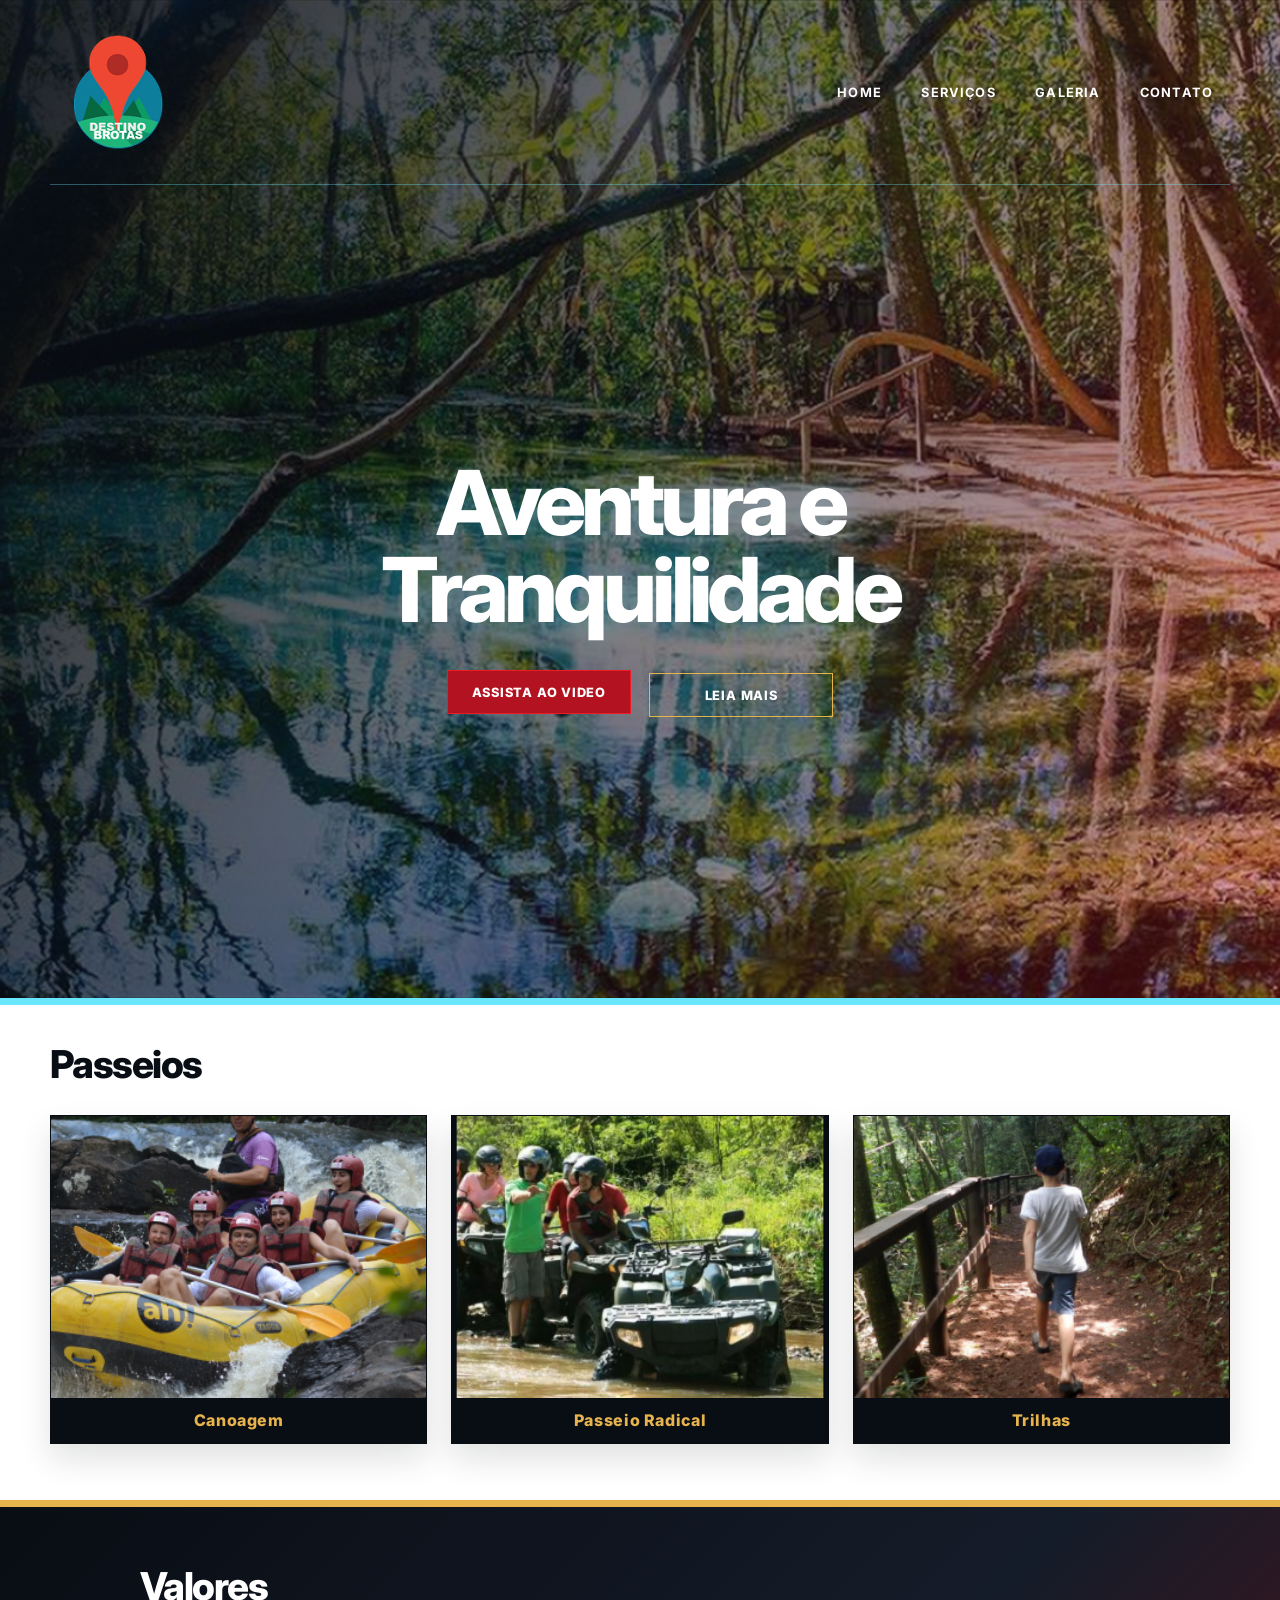
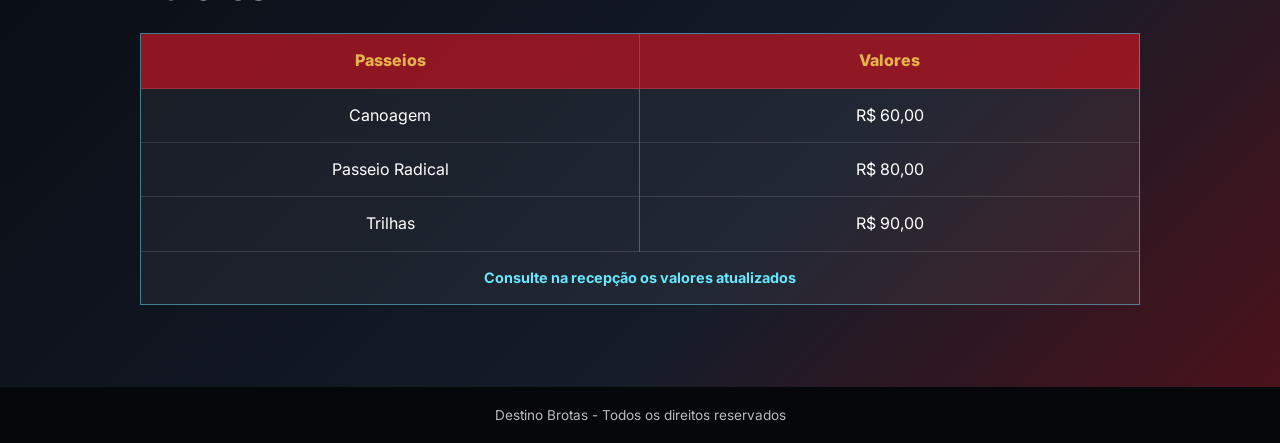
<file: Aula05/index.html>
<!DOCTYPE html>
<html lang="pt-br">
<head>
    <meta charset="UTF-8">
    <meta name="viewport" content="width=device-width, initial-scale=1.0">
    <link rel="shortcut icon" href="./img/Logo.png" type="image/x-icon">
    <link rel="stylesheet" href="css/style.css">
    <title>Destino Brotas</title>
</head>
<body>
    <header>
<!-- Cabeçalho-->
<section id="pagina-home">
<div class="categoria">
   <img src="./img/Logo.png" alt="Logo da pousada Destino Brotas" class="logo">
    <nav class="menu-principal">
        <ul>
            <li> <a href="#">HOME</a></li>
            <li> <a href="#">SERVIÇOS</a></li>
            <li> <a href="#">GALERIA</a></li>
            <li> <a href="#">CONTATO</a></li>
        </ul>
    </nav>
</div>
<div class="conteudo-banner">
    <h1>Aventura e Tranquilidade</h1>
    <div>
        <a href="#" class="btn">Assista ao Video</a>
        <a href="#" class="btn">Leia mais</a>
    </div>
</div>
</section>
</header>

<div class="galeria">
    <main class="main">
    <!-- Corpo da página-->
        <div>
        <h1>Passeios</h1>
        </div>

        <div class="fotos">
            <figure>
                <img src="./img/foto1.png" class="foto1" alt="Foto de pessoas em um bote que está em uma corrente rápida de água">
                <figcaption class="legenda">Canoagem</figcaption>
            </figure>

            <figure>
                <img src="./img/foto2.png" class="foto2" alt="Foto de duas pessoas em um quadriciculo em um rio">
                <figcaption class="legenda">Passeio Radical</figcaption>
            </figure>

            <figure>
                <img src="./img/foto3.png" class="foto3" alt="Foto de uma criança andando de costas em uma trilha">
                <figcaption class="legenda">Trilhas</figcaption>
                
            </figure>
        </div>
    </main>
</div>

<div class="valores">
    <h1>Valores</h1>

    <div class="tabela">
        <div class="P1">
            <div class="P1-1">
                <p>Passeios</p>
                <p>Canoagem</p>
                <p>Passeio Radical</p>
                <p>Trilhas</p>
            </div>
            <div class="P1-2">
                <p>Valores</p>
                <p>R$ 60,00</p>
                <p>R$ 80,00</p>
                <p>R$ 90,00</p>
            </div>
        </div>

        <div class="P2">
            <p>Consulte na recepção os valores atualizados</p>
        </div>
    </div>

</div>


    <footer>
        <div class="rodape">
            <p>Destino Brotas - Todos os direitos reservados</p>
        </div>

    </footer>


</body>
</html>
</file>
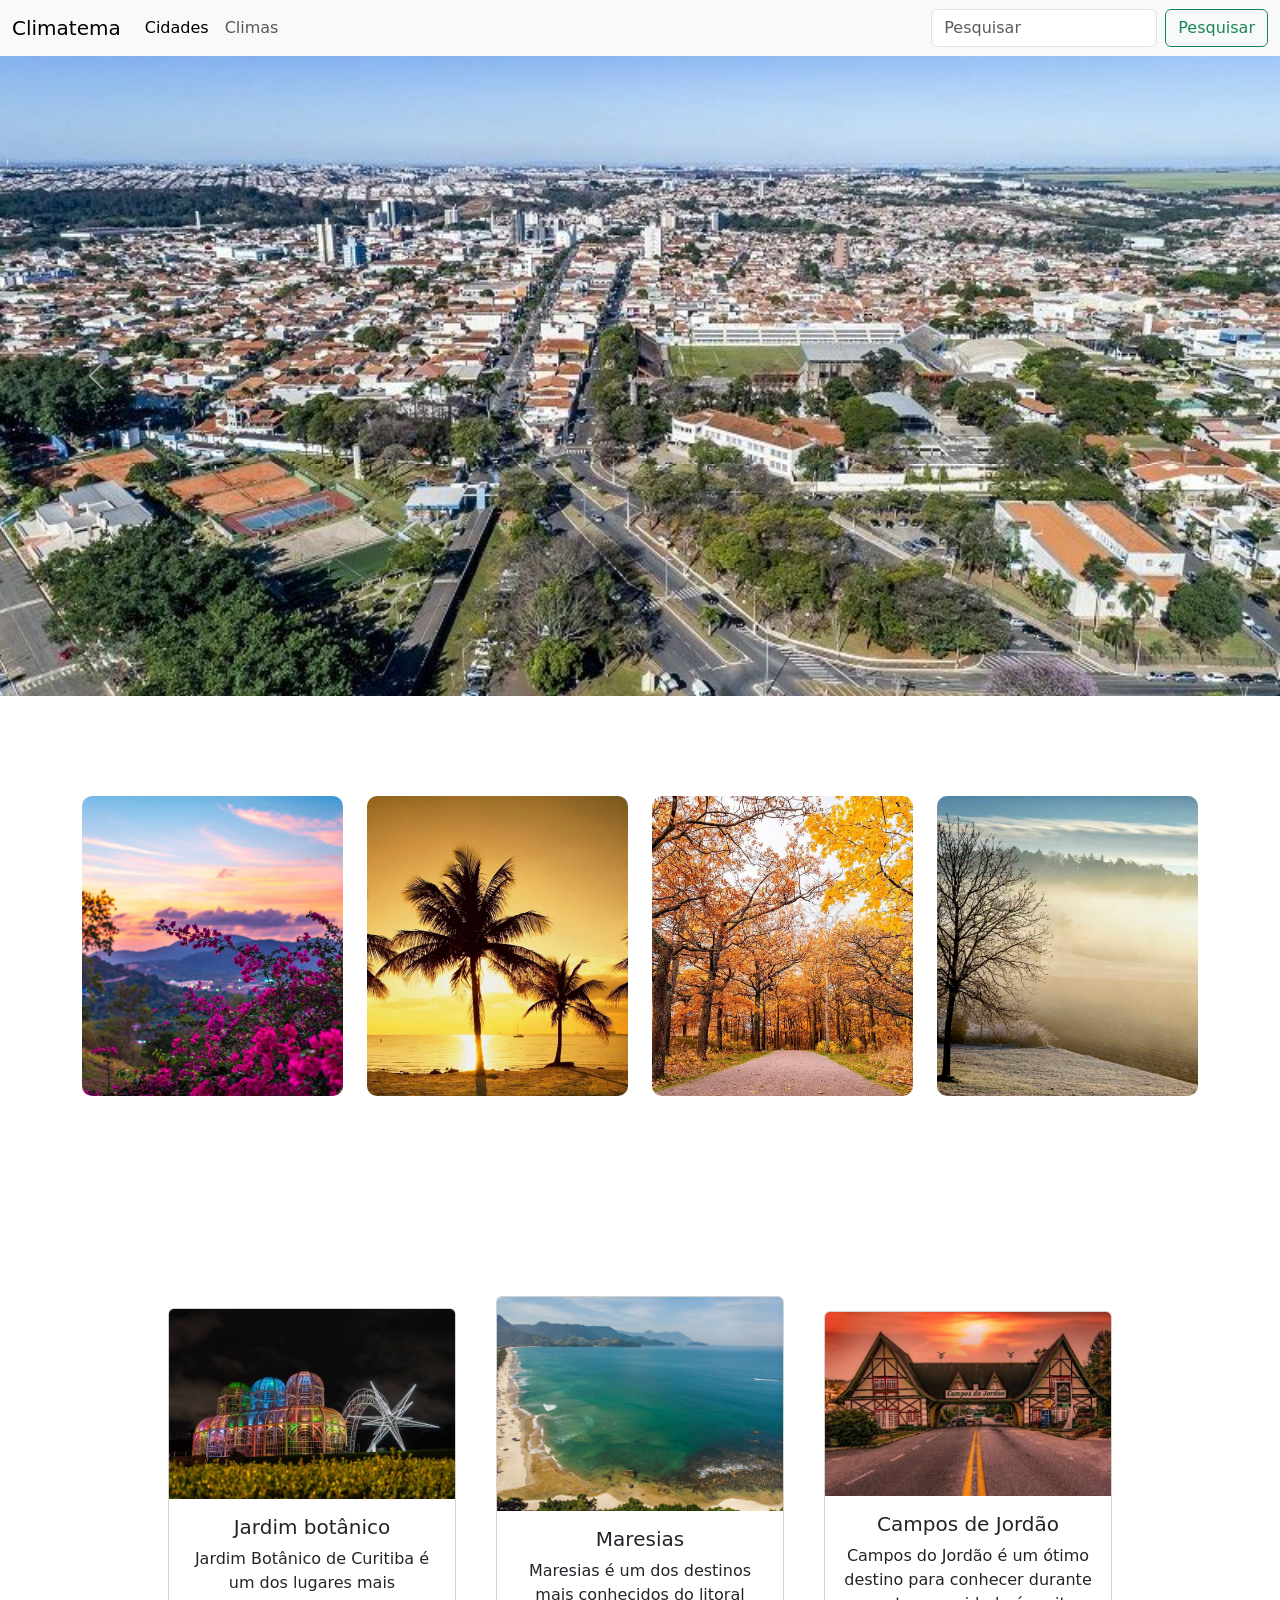
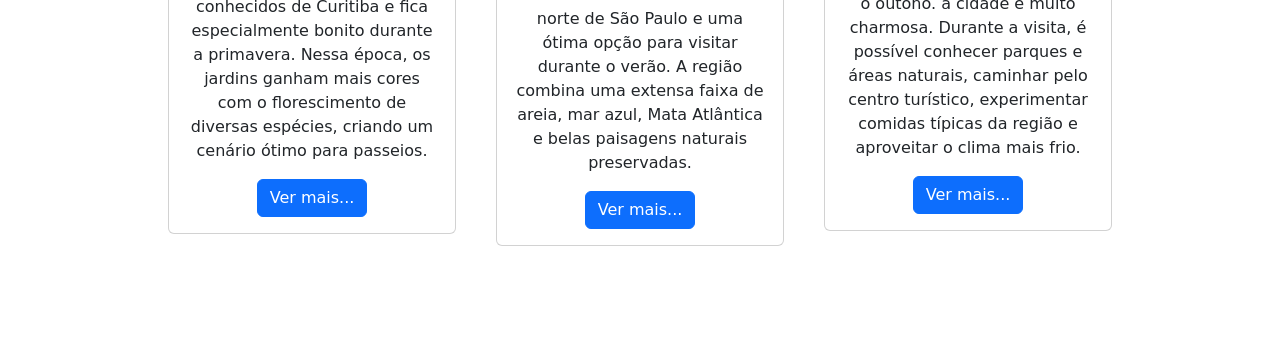
<file: aula06/index.html>
<!DOCTYPE html>
<html lang="en">
<head>
    <meta charset="UTF-8">
    <meta name="viewport" content="width=device-width, initial-scale=1.0">
    <title>Document</title>
    <link rel="stylesheet" href="css/style.css">
    <link href="https://cdn.jsdelivr.net/npm/bootstrap@5.3.8/dist/css/bootstrap.min.css" rel="stylesheet" integrity="sha384-sRIl4kxILFvY47J16cr9ZwB07vP4J8+LH7qKQnuqkuIAvNWLzeN8tE5YBujZqJLB" crossorigin="anonymous">
</head>
<body>
<nav class="navbar navbar-expand-lg bg-body-tertiary">
  <div class="container-fluid">
    <a class="navbar-brand" href="#">Climatema</a>
    <button class="navbar-toggler" type="button" data-bs-toggle="collapse" data-bs-target="#navbarSupportedContent" aria-controls="navbarSupportedContent" aria-expanded="false" aria-label="Toggle navigation">
      <span class="navbar-toggler-icon"></span>
    </button>
    <div class="collapse navbar-collapse" id="navbarSupportedContent">
      <ul class="navbar-nav me-auto mb-2 mb-lg-0">
        <li class="nav-item">
          <a class="nav-link active" aria-current="page" href="#">Cidades</a>
        </li>
        <li class="nav-item">
          <a class="nav-link" href="#">Climas</a>
        </li>
       
          </a>
          <ul class="dropdown-menu">
            <li><a class="dropdown-item" href="#">Action</a></li>
            <li><a class="dropdown-item" href="#">Another action</a></li>
            <li><hr class="dropdown-divider"></li>
            <li><a class="dropdown-item" href="#">Something else here</a></li>
          </ul>
        </li>

        </li>
      </ul>
      <form class="d-flex" role="search">
        <input class="form-control me-2" type="search" placeholder="Pesquisar" aria-label="Search"/>
        <button class="btn btn-outline-success" type="submit">Pesquisar</button>
      </form>
    </div>
  </div>
</nav>

<div id="carouselExample" class="carousel slide">
  <div class="carousel-inner">
    <div class="carousel-item active">
      <img src="img/sbo-aerea-800x400.jpg" class="d-block w-100" alt="...">
    </div>
    <div class="carousel-item">
      <img src="img/Vista_aérea_de_Americana.jpg" class="d-block w-100" alt="...">
    </div>
    <div class="carousel-item">
      <img src="img/sumare_sp_1_67510a69e4.jpg" class="d-block w-100" alt="...">
    </div>
    <div class="carousel-item">
      <img src="img/handler.webp" class="d-block w-100" alt="...">
    </div>
    <div class="carousel-item">
      <img src="img/CAPA1-1068x601.jpg" class="d-block w-100" alt="...">
    </div>
  </div>
  <button class="carousel-control-prev" type="button" data-bs-target="#carouselExample" data-bs-slide="prev">
    <span class="carousel-control-prev-icon" aria-hidden="true"></span>
    <span class="visually-hidden">Previous</span>
  </button>
  <button class="carousel-control-next" type="button" data-bs-target="#carouselExample" data-bs-slide="next">
    <span class="carousel-control-next-icon" aria-hidden="true"></span>
    <span class="visually-hidden">Next</span>
  </button>
</div>
  </div>
</div>

<div class="container text-center">
  <div class="row align-items-start">
    <div class="col">
      <img src="img/primavera1.jpg" class="d-block w-100" alt="...">
    </div>
    <div class="col">
      <img src="img/verão.webp" class="d-block w-100" alt="...">
    </div>
    <div class="col">
      <img src="img/outono-og.webp" class="d-block w-100" alt="...">
    </div>
     <div class="col">
      <img src="img/previsao-de-frio-intenso-para-o-centro-sul-do-brasil-190532-1-iioo.jpg" class="d-block w-100" alt="...">
     </div>
  </div>
</div>

<div class="cards">
  

  
   
      <div class="card" style="width: 18rem;">
        <img src="img/images.jpg" class="card-img-top" alt="...">
        <div class="card-body">
          <h5 class="card-title">Jardim botânico</h5>
          <p class="card-text">Jardim Botânico de Curitiba é um dos lugares mais conhecidos de Curitiba e fica <br>especialmente bonito durante a primavera. Nessa época, os jardins ganham mais cores com o florescimento de diversas espécies, criando um cenário ótimo para passeios.</p>
          <a href="https://www.curitiba.pr.gov.br/noticias/conheca-o-roteiro-em-curitiba-para-ver-as-flores-da-primavera/85253" class="btn btn-primary">Ver mais...</a>
        </div>
      </div>
  
  

<div class="card" style="width: 18rem;">
  <img src="img/maresias-litoral-norte-sp.jpeg.webp" class="card-img-top" alt="...">
  <div class="card-body">
    <h5 class="card-title">Maresias</h5>
    <p class="card-text">Maresias é um dos destinos mais conhecidos do litoral norte de São Paulo e uma ótima opção para visitar durante o verão. A região combina uma extensa faixa de areia, mar azul, Mata Atlântica e belas paisagens naturais preservadas.</p>
    <a href="https://praiademaresias.com.br/" class="btn btn-primary">Ver mais...</a>
  </div>
</div>

<div class="card" style="width: 18rem;">
  <img src="img/1683214946.jpg" class="card-img-top" alt="...">
  <div class="card-body">
    <h5 class="card-title">Campos de Jordão</h5>
    <p class="card-text">Campos do Jordão é um ótimo destino para conhecer durante o outono.  a cidade é muito charmosa.
Durante a visita, é possível conhecer parques e áreas naturais, caminhar pelo centro turístico, experimentar comidas típicas da região e aproveitar o clima mais frio.</p>
    <a href="https://camposdojordao.sp.gov.br/" class="btn btn-primary">Ver mais...</a>
  </div>
</div>

</div>

</div>
    <script src="https://cdn.jsdelivr.net/npm/bootstrap@5.3.8/dist/js/bootstrap.bundle.min.js" integrity="sha384-FKyoEForCGlyvwx9Hj09JcYn3nv7wiPVlz7YYwJrWVcXK/BmnVDxM+D2scQbITxI" crossorigin="anonymous"></script>
</body>
</html>
</file>
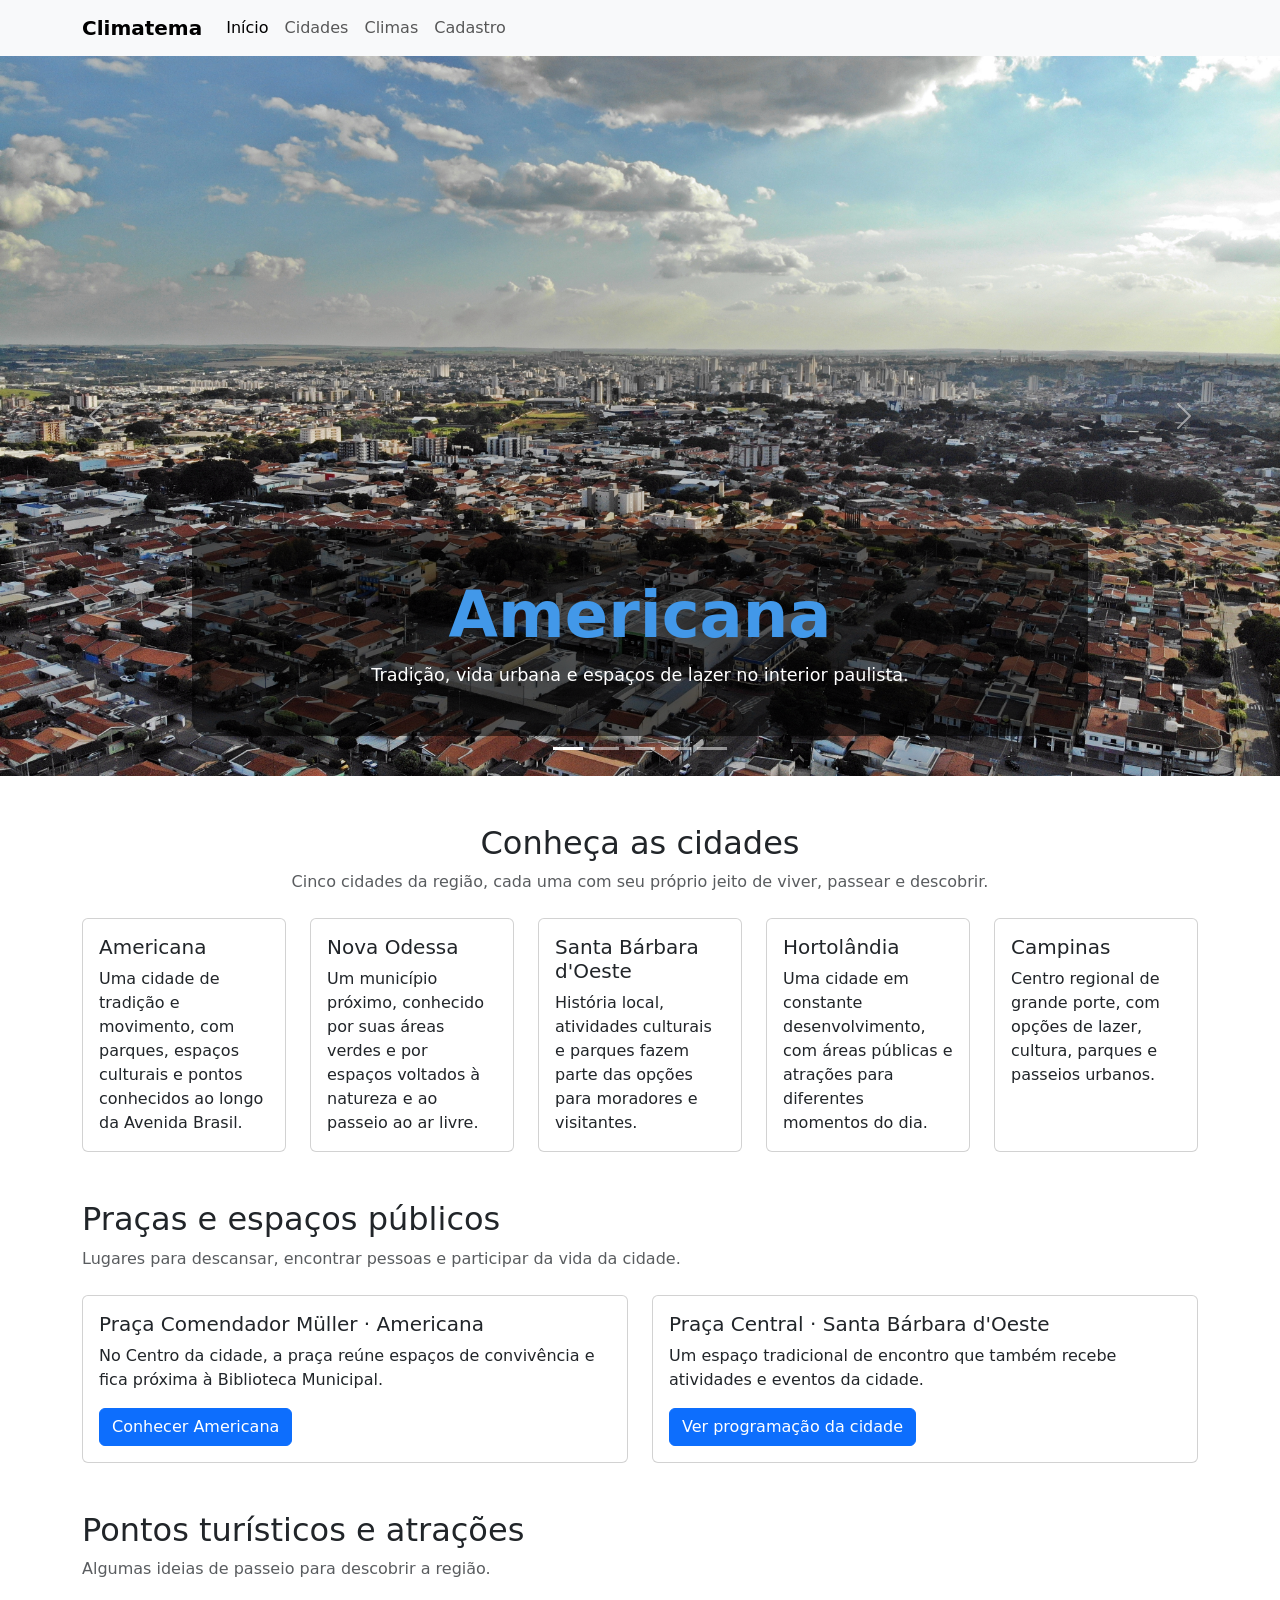
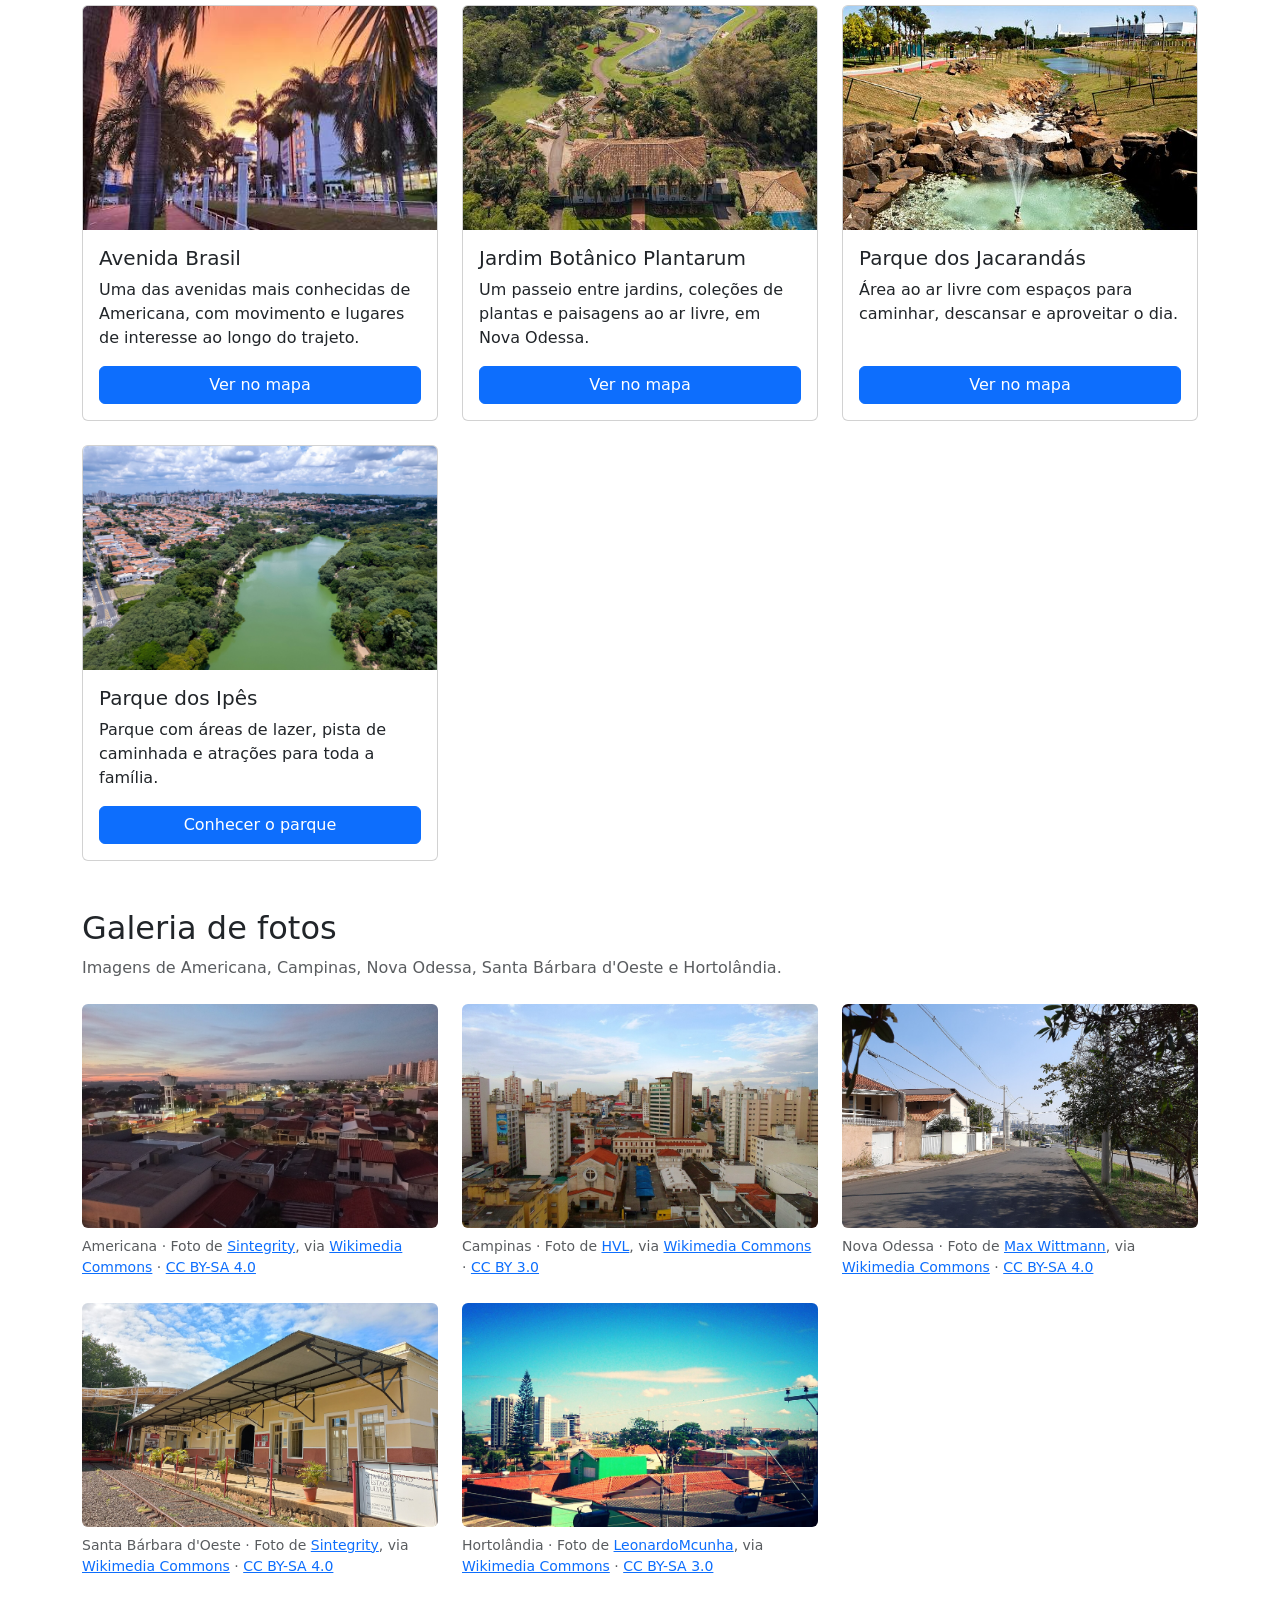
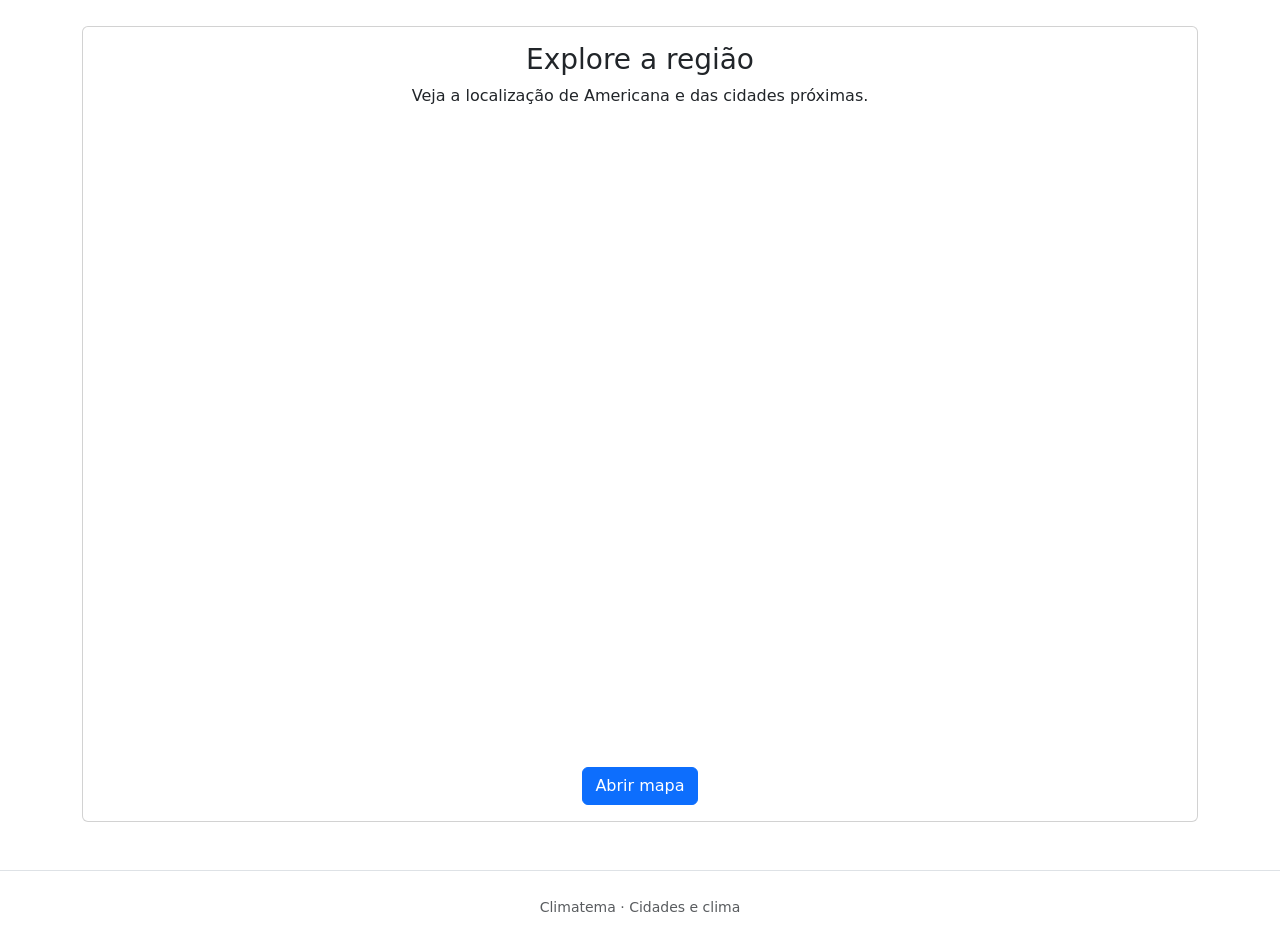
<file: cidades/index.html>
<!DOCTYPE html>
<html lang="pt-BR">
<head>
  <meta charset="UTF-8">
  <meta name="viewport" content="width=device-width, initial-scale=1">
  <meta name="description" content="Conheça cidades e atrações da região de Campinas.">
  <title>Início | Climatema</title>
  <link href="https://cdn.jsdelivr.net/npm/bootstrap@5.3.8/dist/css/bootstrap.min.css" rel="stylesheet" integrity="sha384-sRIl4kxILFvY47J16cr9ZwB07vP4J8+LH7qKQnuqkuIAvNWLzeN8tE5YBujZqJLB" crossorigin="anonymous">
  <link rel="stylesheet" href="css/style.css">
</head>
<body>
    <nav class="navbar navbar-expand-lg bg-body-tertiary">
    <div class="container">
      <a class="navbar-brand fw-semibold" href="index.html">Climatema</a>
      <button class="navbar-toggler" type="button" data-bs-toggle="collapse" data-bs-target="#menuPrincipal" aria-controls="menuPrincipal" aria-expanded="false" aria-label="Abrir menu">
        <span class="navbar-toggler-icon"></span>
      </button>
      <div class="collapse navbar-collapse" id="menuPrincipal">
        <ul class="navbar-nav me-auto mb-2 mb-lg-0">
          <li class="nav-item"><a class="nav-link active" aria-current="page" href="index.html">Início</a></li>
          <li class="nav-item"><a class="nav-link" href="cidades.html">Cidades</a></li>
          <li class="nav-item"><a class="nav-link" href="climas.html">Climas</a></li>
          <li class="nav-item"><a class="nav-link" href="cadastro.html">Cadastro</a></li>
        </ul>
      </div>
    </div>
  </nav>

  <header id="carrosselCidades" class="carousel slide" data-bs-ride="carousel">
    <div class="carousel-indicators">
      <button type="button" data-bs-target="#carrosselCidades" data-bs-slide-to="0" class="active" aria-current="true" aria-label="Americana"></button>
      <button type="button" data-bs-target="#carrosselCidades" data-bs-slide-to="1" aria-label="Nova Odessa"></button>
      <button type="button" data-bs-target="#carrosselCidades" data-bs-slide-to="2" aria-label="Santa Bárbara d'Oeste"></button>
      <button type="button" data-bs-target="#carrosselCidades" data-bs-slide-to="3" aria-label="Hortolândia"></button>
      <button type="button" data-bs-target="#carrosselCidades" data-bs-slide-to="4" aria-label="Campinas"></button>
    </div>
    <div class="carousel-inner">
      <div class="carousel-item active">
        <img src="img/Vista_aérea_de_Americana.jpg" class="d-block w-100" alt="Vista aérea de Americana">
        <div class="carousel-caption"><h1>Americana</h1><p>Tradição, vida urbana e espaços de lazer no interior paulista.</p></div>
      </div>
      <div class="carousel-item">
        <img src="img/ChatGPT Image 7 de out. de 2026, 09_31_18.png" class="d-block w-100" alt="Paisagem urbana de Nova Odessa">
        <div class="carousel-caption"><h2>Nova Odessa</h2><p>Uma cidade acolhedora, com áreas verdes e ritmo tranquilo.</p></div>
      </div>
      <div class="carousel-item">
        <img src="img/12d9d94c-fb6b-42c3-b859-933971de65c8.jpg" class="d-block w-100" alt="Paisagem de Santa Bárbara d'Oeste">
        <div class="carousel-caption"><h2>Santa Bárbara d'Oeste</h2><p>História, cultura e espaços públicos para aproveitar a cidade.</p></div>
      </div>
      <div class="carousel-item">
        <img src="img/ChatGPT Image 7 de out. de 2026, 09_38_38.png" class="d-block w-100" alt="Paisagem urbana de Hortolândia">
        <div class="carousel-caption"><h2>Hortolândia</h2><p>Desenvolvimento e qualidade de vida em uma região conectada.</p></div>
      </div>
      <div class="carousel-item">
        <img src="img/ChatGPT Image 7 de out. de 2026, 10_13_29.png" class="d-block w-100" alt="Paisagem de Campinas">
        <div class="carousel-caption"><h2>Campinas</h2><p>Uma metrópole dinâmica, com cultura e muitos lugares para conhecer.</p></div>
      </div>
    </div>
    <button class="carousel-control-prev" type="button" data-bs-target="#carrosselCidades" data-bs-slide="prev">
      <span class="carousel-control-prev-icon" aria-hidden="true"></span><span class="visually-hidden">Anterior</span>
    </button>
    <button class="carousel-control-next" type="button" data-bs-target="#carrosselCidades" data-bs-slide="next">
      <span class="carousel-control-next-icon" aria-hidden="true"></span><span class="visually-hidden">Próxima</span>
    </button>
  </header>

  <main>
    <section class="container py-5" aria-labelledby="sobre-cidades">
      <div class="text-center mb-4">
        <h2 id="sobre-cidades">Conheça as cidades</h2>
        <p class="text-body-secondary mb-0">Cinco cidades da região, cada uma com seu próprio jeito de viver, passear e descobrir.</p>
      </div>
      <div class="row g-4">
        <div class="col-12 col-md-6 col-lg"><article class="card h-100"><div class="card-body"><h3 class="h5 card-title">Americana</h3><p class="card-text">Uma cidade de tradição e movimento, com parques, espaços culturais e pontos conhecidos ao longo da Avenida Brasil.</p></div></article></div>
        <div class="col-12 col-md-6 col-lg"><article class="card h-100"><div class="card-body"><h3 class="h5 card-title">Nova Odessa</h3><p class="card-text">Um município próximo, conhecido por suas áreas verdes e por espaços voltados à natureza e ao passeio ao ar livre.</p></div></article></div>
        <div class="col-12 col-md-6 col-lg"><article class="card h-100"><div class="card-body"><h3 class="h5 card-title">Santa Bárbara d'Oeste</h3><p class="card-text">História local, atividades culturais e parques fazem parte das opções para moradores e visitantes.</p></div></article></div>
        <div class="col-12 col-md-6 col-lg"><article class="card h-100"><div class="card-body"><h3 class="h5 card-title">Hortolândia</h3><p class="card-text">Uma cidade em constante desenvolvimento, com áreas públicas e atrações para diferentes momentos do dia.</p></div></article></div>
        <div class="col-12 col-md-6 col-lg"><article class="card h-100"><div class="card-body"><h3 class="h5 card-title">Campinas</h3><p class="card-text">Centro regional de grande porte, com opções de lazer, cultura, parques e passeios urbanos.</p></div></article></div>
      </div>
    </section>

    <section class="container pb-5" aria-labelledby="pracas">
      <div class="mb-4"><h2 id="pracas">Praças e espaços públicos</h2><p class="text-body-secondary">Lugares para descansar, encontrar pessoas e participar da vida da cidade.</p></div>
      <div class="row g-4">
        <div class="col-12 col-md-6"><article class="card h-100"><div class="card-body"><h3 class="h5 card-title">Praça Comendador Müller · Americana</h3><p class="card-text">No Centro da cidade, a praça reúne espaços de convivência e fica próxima à Biblioteca Municipal.</p><a class="btn btn-primary" href="https://www.americana.sp.gov.br/americana-index.php?a=centro-atendimento-turista-oquefazer" target="_blank" rel="noopener noreferrer">Conhecer Americana</a></div></article></div>
        <div class="col-12 col-md-6"><article class="card h-100"><div class="card-body"><h3 class="h5 card-title">Praça Central · Santa Bárbara d'Oeste</h3><p class="card-text">Um espaço tradicional de encontro que também recebe atividades e eventos da cidade.</p><a class="btn btn-primary" href="https://www.santabarbara.sp.gov.br/portal/noticias/0/3/71756/prefeitura-divulga-roteiro-e-programacao-do-carnaval-de-sbo-2025" target="_blank" rel="noopener noreferrer">Ver programação da cidade</a></div></article></div>
      </div>
    </section>

    <section class="container pb-5" aria-labelledby="atracoes">
      <div class="mb-4"><h2 id="atracoes">Pontos turísticos e atrações</h2><p class="text-body-secondary">Algumas ideias de passeio para descobrir a região.</p></div>
      <div class="row g-4">
        <div class="col-12 col-md-6 col-lg-4"><article class="card attraction-card h-100"><img src="img/avenida brasil.jpg" class="card-img-top" alt="Avenida Brasil em Americana"><div class="card-body d-flex flex-column"><h3 class="h5 card-title">Avenida Brasil</h3><p class="card-text">Uma das avenidas mais conhecidas de Americana, com movimento e lugares de interesse ao longo do trajeto.</p><a href="https://www.google.com/maps/@-22.7530274,-47.3461049,562a,75y,297.8h,90t/data=!3m7!1e1!3m5!1s2hNXjAFpz0Lvzc44e3gOHQ!2e0!6shttps:%2F%2Fstreetviewpixels-pa.clients6.google.com%2Fv1%2Fthumbnail%3Fcb_client%3Dmaps_sv.tactile%26w%3D900%26h%3D600%26pitch%3D0%26panoid%3D2hNXjAFpz0Lvzc44e3gOHQ%26yaw%3D297.797!7i16384!8i8192?entry=ttu" class="btn btn-primary mt-auto" target="_blank" rel="noopener noreferrer">Ver no mapa</a></div></article></div>
        <div class="col-12 col-md-6 col-lg-4"><article class="card attraction-card h-100"><img src="img/jardim botanico.jpg" class="card-img-top" alt="Jardins do Jardim Botânico Plantarum"><div class="card-body d-flex flex-column"><h3 class="h5 card-title">Jardim Botânico Plantarum</h3><p class="card-text">Um passeio entre jardins, coleções de plantas e paisagens ao ar livre, em Nova Odessa.</p><a href="https://www.google.com/maps/place/Jardim+Bot%C3%A2nico+Plantarum/@-22.7809922,-47.3122838,15z" class="btn btn-primary mt-auto" target="_blank" rel="noopener noreferrer">Ver no mapa</a></div></article></div>
        <div class="col-12 col-md-6 col-lg-4"><article class="card attraction-card h-100"><img src="img/credito-foto-prefeitura.jpg" class="card-img-top" alt="Área verde do Parque dos Jacarandás"><div class="card-body d-flex flex-column"><h3 class="h5 card-title">Parque dos Jacarandás</h3><p class="card-text">Área ao ar livre com espaços para caminhar, descansar e aproveitar o dia.</p><a href="https://www.google.com/maps/place/Parque+dos+Jacarand%C3%A1s/@-22.7513472,-47.3689917,15z" class="btn btn-primary mt-auto" target="_blank" rel="noopener noreferrer">Ver no mapa</a></div></article></div>
        <div class="col-12 col-md-6 col-lg-4"><article class="card attraction-card h-100"><img src="img/12d9d94c-fb6b-42c3-b859-933971de65c8.jpg" class="card-img-top" alt="Parque dos Ipês em Santa Bárbara d'Oeste"><div class="card-body d-flex flex-column"><h3 class="h5 card-title">Parque dos Ipês</h3><p class="card-text">Parque com áreas de lazer, pista de caminhada e atrações para toda a família.</p><a href="https://www.santabarbara.sp.gov.br/portal/noticias/0/3/72298/ferias-em-santa-barbara-dinossauros-parques-literatura-e-sabores-do-campo-encantam-visitantes" class="btn btn-primary mt-auto" target="_blank" rel="noopener noreferrer">Conhecer o parque</a></div></article></div>
      </div>
    </section>

    <section class="container pb-5" aria-labelledby="galeria">
      <div class="mb-4"><h2 id="galeria">Galeria de fotos</h2><p class="text-body-secondary">Imagens de Americana, Campinas, Nova Odessa, Santa Bárbara d'Oeste e Hortolândia.</p></div>
      <div class="row g-4">
        <div class="col-12 col-md-6 col-lg-4">
          <figure class="figure w-100 mb-0">
            <img class="figure-img img-fluid gallery-img rounded w-100" src="img/americana-vista-aerea.jpg" alt="Vista aérea de Americana ao entardecer" loading="lazy">
            <figcaption class="figure-caption">Americana · Foto de <a href="https://commons.wikimedia.org/wiki/User:Sintegrity">Sintegrity</a>, via <a href="https://commons.wikimedia.org/wiki/File:Americana_-_Vista_a%C3%A9rea_02.jpg">Wikimedia Commons</a> · <a href="https://creativecommons.org/licenses/by-sa/4.0/">CC BY-SA 4.0</a></figcaption>
          </figure>
        </div>
        <div class="col-12 col-md-6 col-lg-4">
          <figure class="figure w-100 mb-0">
            <img class="figure-img img-fluid gallery-img rounded w-100" src="img/campinas-nova.jpg" alt="Vista do centro de Campinas" loading="lazy">
            <figcaption class="figure-caption">Campinas · Foto de <a href="https://commons.wikimedia.org/wiki/User:HVL">HVL</a>, via <a href="https://commons.wikimedia.org/wiki/File:Vista_do_Centro_de_Campinas_SP.JPG">Wikimedia Commons</a> · <a href="https://creativecommons.org/licenses/by/3.0/">CC BY 3.0</a></figcaption>
          </figure>
        </div>
        <div class="col-12 col-md-6 col-lg-4">
          <figure class="figure w-100 mb-0">
            <img class="figure-img img-fluid gallery-img rounded w-100" src="img/nova-odessa-nova.jpg" alt="Vista urbana de Nova Odessa" loading="lazy">
            <figcaption class="figure-caption">Nova Odessa · Foto de <a href="https://commons.wikimedia.org/wiki/User:Max_Wittmann">Max Wittmann</a>, via <a href="https://commons.wikimedia.org/wiki/File:Nova_Odessa_-_Sao_Paulo_Brasil%3B_Outlook.jpg">Wikimedia Commons</a> · <a href="https://creativecommons.org/licenses/by-sa/4.0/">CC BY-SA 4.0</a></figcaption>
          </figure>
        </div>
        <div class="col-12 col-md-6 col-lg-4">
          <figure class="figure w-100 mb-0">
            <img class="figure-img img-fluid gallery-img rounded w-100" src="img/santa-barbara-nova.jpg" alt="Estação ferroviária de Santa Bárbara d'Oeste" loading="lazy">
            <figcaption class="figure-caption">Santa Bárbara d'Oeste · Foto de <a href="https://commons.wikimedia.org/wiki/User:Sintegrity">Sintegrity</a>, via <a href="https://commons.wikimedia.org/wiki/File:Santa_B%C3%A1rbara_d_Oeste_-_Esta%C3%A7%C3%A3o_Ferrovi%C3%A1ria_de_Santa_B%C3%A1rbara_d%27Oeste_13.jpg">Wikimedia Commons</a> · <a href="https://creativecommons.org/licenses/by-sa/4.0/">CC BY-SA 4.0</a></figcaption>
          </figure>
        </div>
        <div class="col-12 col-md-6 col-lg-4">
          <figure class="figure w-100 mb-0">
            <img class="figure-img img-fluid gallery-img rounded w-100" src="img/hortolandia-nova.jpg" alt="Vista parcial de Hortolândia" loading="lazy">
            <figcaption class="figure-caption">Hortolândia · Foto de <a href="https://commons.wikimedia.org/wiki/User:LeonardoMcunha">LeonardoMcunha</a>, via <a href="https://commons.wikimedia.org/wiki/File:Hortol%C3%A2ndia-SP.jpg">Wikimedia Commons</a> · <a href="https://creativecommons.org/licenses/by-sa/3.0/">CC BY-SA 3.0</a></figcaption>
          </figure>
        </div>
      </div>
    </section>

    <section class="container pb-5" aria-labelledby="mapa-regiao">
      <div class="card home-card overflow-hidden">
        <div class="card-body text-center"><h2 class="h3 card-title" id="mapa-regiao">Explore a região</h2><p class="card-text">Veja a localização de Americana e das cidades próximas.</p></div>
        <div class="ratio ratio-16x9"><iframe title="Mapa da região de Americana" src="https://www.openstreetmap.org/export/embed.html?bbox=-47.48%2C-22.98%2C-46.95%2C-22.62&layer=mapnik&marker=-22.7372%2C-47.3331" loading="lazy" referrerpolicy="no-referrer-when-downgrade"></iframe></div>
        <div class="card-body text-center"><a class="btn btn-primary" href="https://www.openstreetmap.org/?mlat=-22.7372&mlon=-47.3331#map=11/-22.7372/-47.3331" target="_blank" rel="noopener noreferrer">Abrir mapa</a></div>
      </div>
    </section>
  </main>

  <footer class="border-top py-4"><div class="container text-center text-body-secondary"><small>Climatema · Cidades e clima</small></div></footer>
  <script src="https://cdn.jsdelivr.net/npm/bootstrap@5.3.8/dist/js/bootstrap.bundle.min.js" integrity="sha384-FKyoEForCGlyvwx9Hj09JcYn3nv7wiPVlz7YYwJrWVcXK/BmnVDxM+D2scQbITxI" crossorigin="anonymous"></script>
</body>
</html>
</file>
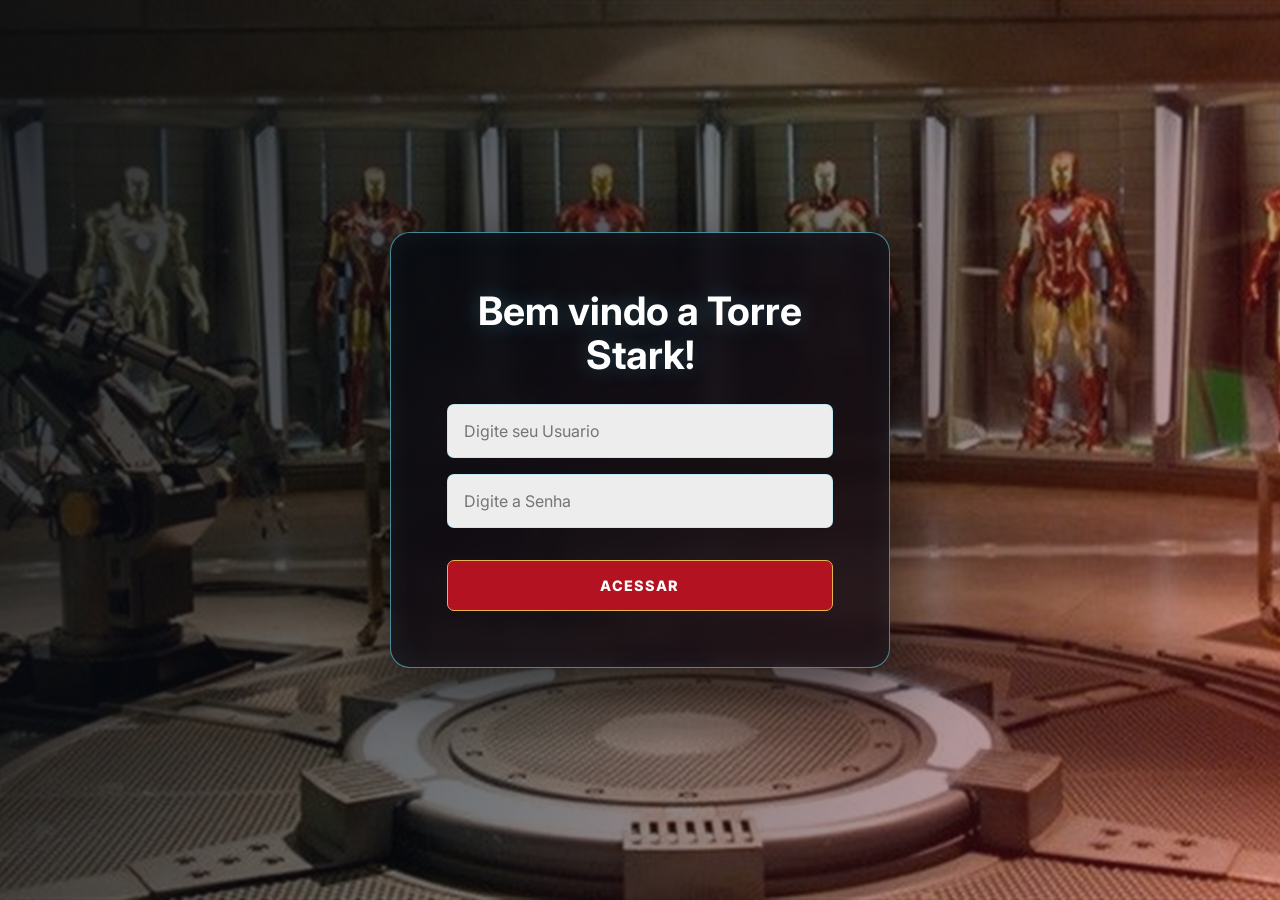
<file: login-alunos/index.html>
<!DOCTYPE html>
<html lang="pt=br">

<head>
    <meta charset="UTF-8">
    <meta name="viewport" content="width=device-width, initial-scale=1.0">
    <title>Acesso ao Wi-Fi</title>
    <link rel="stylesheet" href="css/style.css">
</head>

<body>

    <div class="caixa">

        <form method="post">

            <h1>Bem vindo a Torre Stark!</h1>

           <br>
            
            <input type="text" placeholder="Digite seu Usuario" id="usuario"  required>

            <br>

            <input type="password" placeholder="Digite a Senha" id="senha"  required>

                   
          

            <br> <br> <br> <br>

            <button type="button" onclick="validar()">Acessar</button>
            <br>
          
        </form>


    </div>


<script src=".js/script.js"></script>
</body>

</html>
</file>
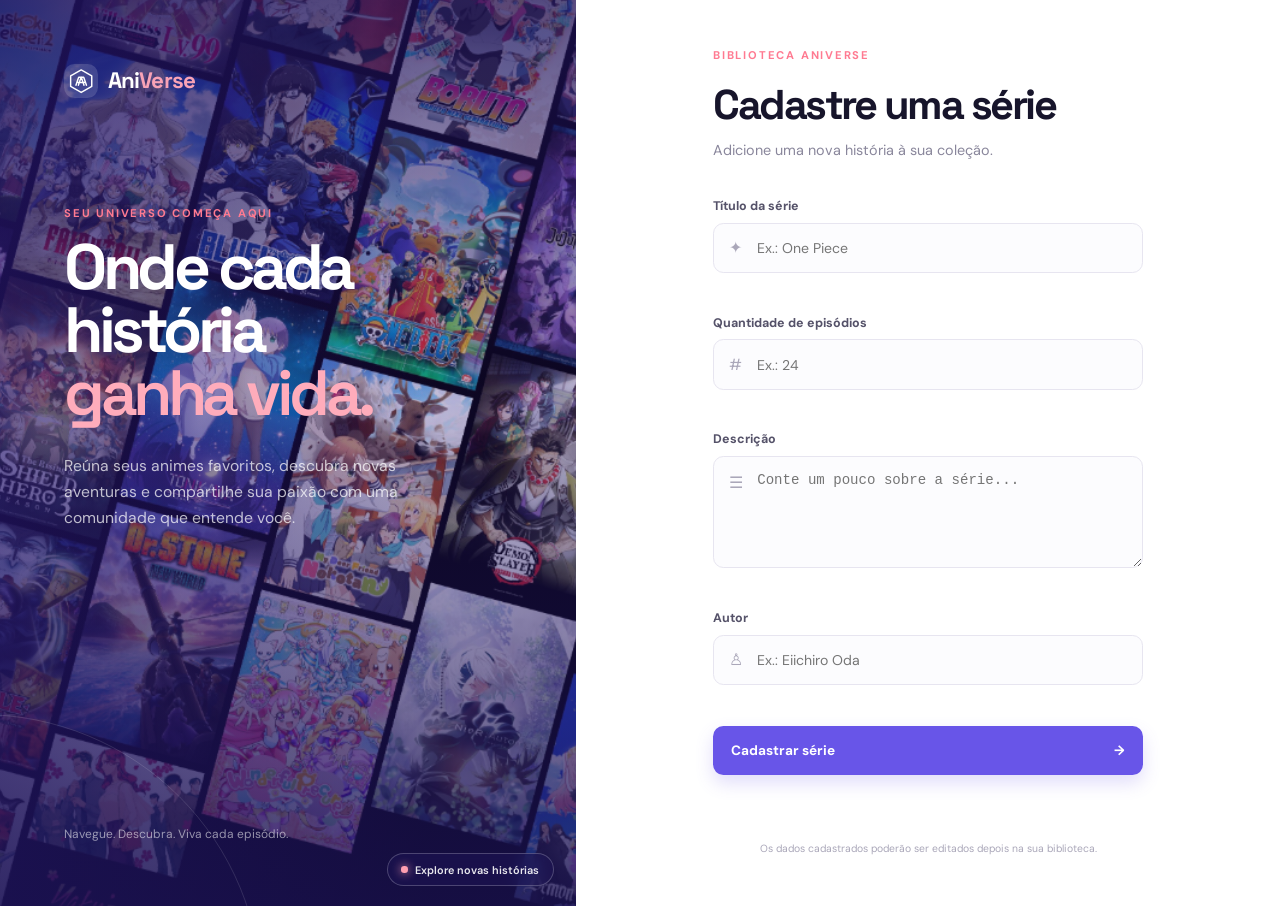
<file: login-séries/index.html>
<!DOCTYPE html>
<html lang="pt-BR">

<head>
    <meta charset="UTF-8">
    <meta name="viewport" content="width=device-width, initial-scale=1.0">
    <meta name="description" content="Cadastre uma nova série no AniVerse.">
    <title>AniVerse | Cadastrar série</title>
    <link rel="stylesheet" href="css/style.css">

</head>


<body>
    <main class="login-page">
        <section class="hero-panel" aria-label="Apresentação AniVerse">
            <a class="brand" href="#" aria-label="AniVerse - página inicial">
                <span class="brand-mark" aria-hidden="true">
                    <svg viewBox="0 0 40 40" role="img">
                        <path d="M20 3 36 12v16L20 37 4 28V12L20 3Z" />
                        <path d="m12 26 4.2-12h3.7l-4.2 12M28 26l-4.2-12h-3.7l4.2 12M15.2 22h9.6" />
                    </svg>
                </span>
                <span>Ani<span>Verse</span></span>
            </a>

            <div class="hero-copy">
                <p class="eyebrow">Seu universo começa aqui</p>
                <h1>Onde cada história<br><strong>ganha vida.</strong></h1>
                <p class="hero-description">Reúna seus animes favoritos, descubra novas aventuras e compartilhe sua paixão com uma comunidade que entende você.</p>
            </div>

            <div class="hero-art">
                <img src="img/anime-collage.png" alt="Coleção de pôsteres de animes" class="demo-image">
                <div class="image-caption">
                    <span class="caption-dot" aria-hidden="true"></span>
                    Explore novas histórias
                </div>
            </div>

            <p class="hero-footer">Navegue. Descubra. Viva cada episódio.</p>
        </section>

        <section class="form-panel">
            <div class="form-content">
                <div class="mobile-brand brand">
                    <span class="brand-mark" aria-hidden="true">
                        <svg viewBox="0 0 40 40">
                            <path d="M20 3 36 12v16L20 37 4 28V12L20 3Z" />
                            <path d="m12 26 4.2-12h3.7l-4.2 12M28 26l-4.2-12h-3.7l4.2 12M15.2 22h9.6" />
                        </svg>
                    </span>
                    <span>Ani<span>Verse</span></span>
                </div>

                <header class="form-header">
                    <p class="eyebrow">Biblioteca AniVerse</p>
                    <h2>Cadastre uma série</h2>
                    <p>Adicione uma nova história à sua coleção.</p>
                </header>

                <form id="series-form" novalidate>
                    <div class="field-group">
                        <label for="title">Título da série</label>
                        <div class="input-wrapper">
                            <span class="input-icon" aria-hidden="true">✦</span>
                            <input type="text" id="title" name="title" placeholder="Ex.: One Piece" required>
                        </div>
                        <span class="field-error" id="title-error" role="alert"></span>
                    </div>

                    <div class="field-group">
                        <label for="episodes">Quantidade de episódios</label>
                        <div class="input-wrapper">
                            <span class="input-icon" aria-hidden="true">#</span>
                            <input type="number" id="episodes" name="episodes" min="1" placeholder="Ex.: 24" required>
                        </div>
                        <span class="field-error" id="episodes-error" role="alert"></span>
                    </div>

                    <div class="field-group">
                        <label for="description">Descrição</label>
                        <div class="input-wrapper textarea-wrapper">
                            <span class="input-icon" aria-hidden="true">☰</span>
                            <textarea id="description" name="description" rows="4" placeholder="Conte um pouco sobre a série..." required></textarea>
                        </div>
                        <span class="field-error" id="description-error" role="alert"></span>
                    </div>

                    <div class="field-group">
                        <label for="author">Autor</label>
                        <div class="input-wrapper">
                            <span class="input-icon" aria-hidden="true">♙</span>
                            <input type="text" id="author" name="author" placeholder="Ex.: Eiichiro Oda" required>
                        </div>
                        <span class="field-error" id="author-error" role="alert"></span>
                    </div>

                    <button class="submit-button" type="submit">
                        <span>Cadastrar série</span>
                        <span aria-hidden="true">→</span>
                    </button>
                    <p class="form-feedback" id="form-feedback" role="status" aria-live="polite"></p>
                </form>
                <p class="terms">Os dados cadastrados poderão ser editados depois na sua biblioteca.</p>
            </div>
        </section>
    </main>

    <script src="js/script.js"></script>
</body>

</html>
</file>
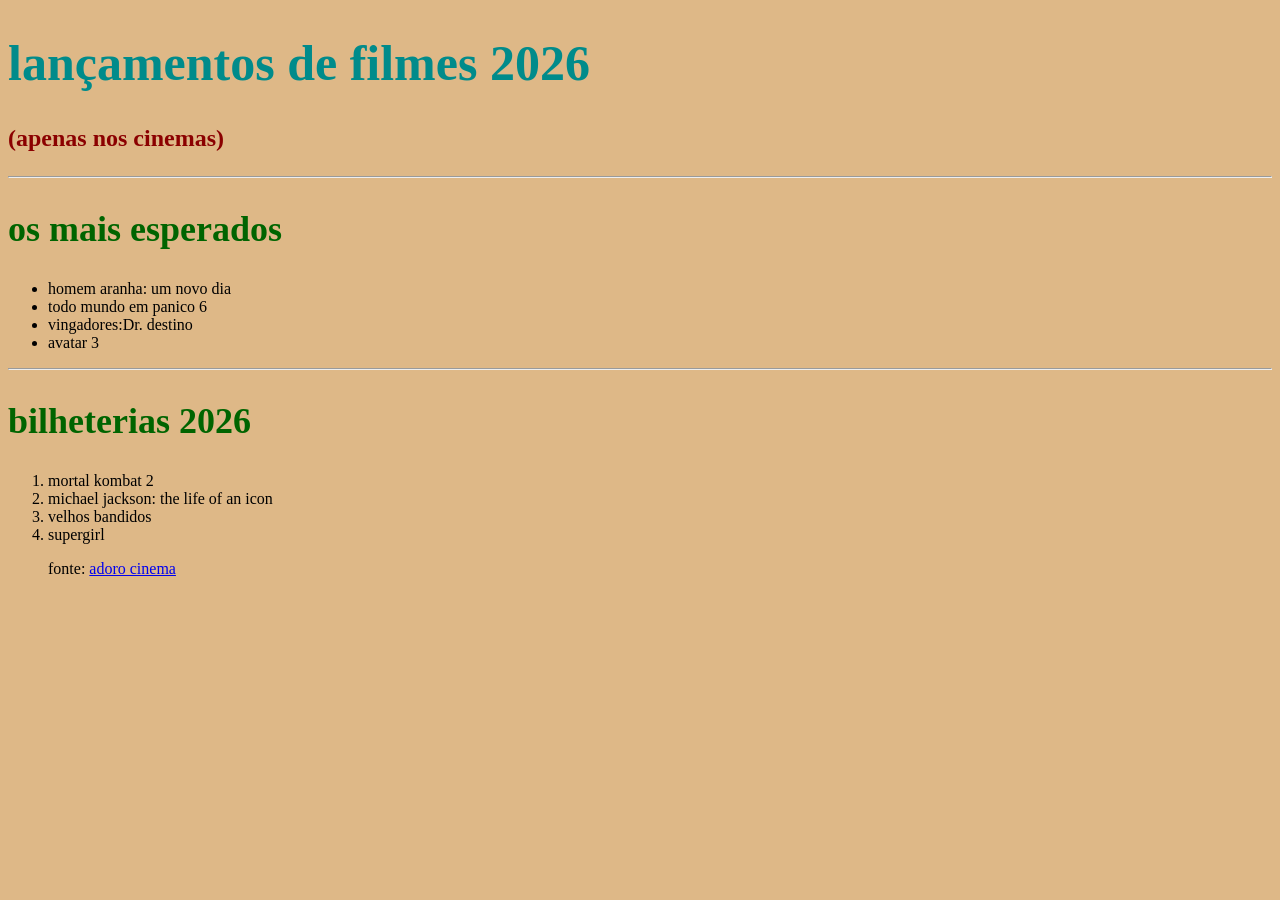
<file: aula01/atividade01/index.html>
<!DOCTYPE html>
<html lang="en">
<head>
    <meta charset="UTF-8">
    <meta name="viewport" content="width=device-width, initial-scale=1.0">
    <title>minha primeira página</title>
    <link rel="stylesheet" href="css/style.css">
</head>
<body>
  <h1>lançamentos de filmes 2026</h1>
  <h3>(apenas nos cinemas)</h3>
  <hr>
  <h2>os mais esperados</h2>
    <ul>        
        <li>homem aranha: um novo dia</li>
        <li>todo mundo em panico 6</li>
        <li>vingadores:Dr. destino</li>
        <li>avatar 3</li>
    </ul>
    <hr>
    <h2>bilheterias 2026</h2>
    <ol>
        <li>mortal kombat 2</li>
        <li>michael jackson: the life of an icon</li>
        <li>velhos bandidos</li>
        <li>supergirl</li>

        <p>fonte: <a href="https://www.adorocinema.com/filmes/filmes-mais-aguardados/2026/">adoro cinema</a></p>
</body>
</html>
</file>
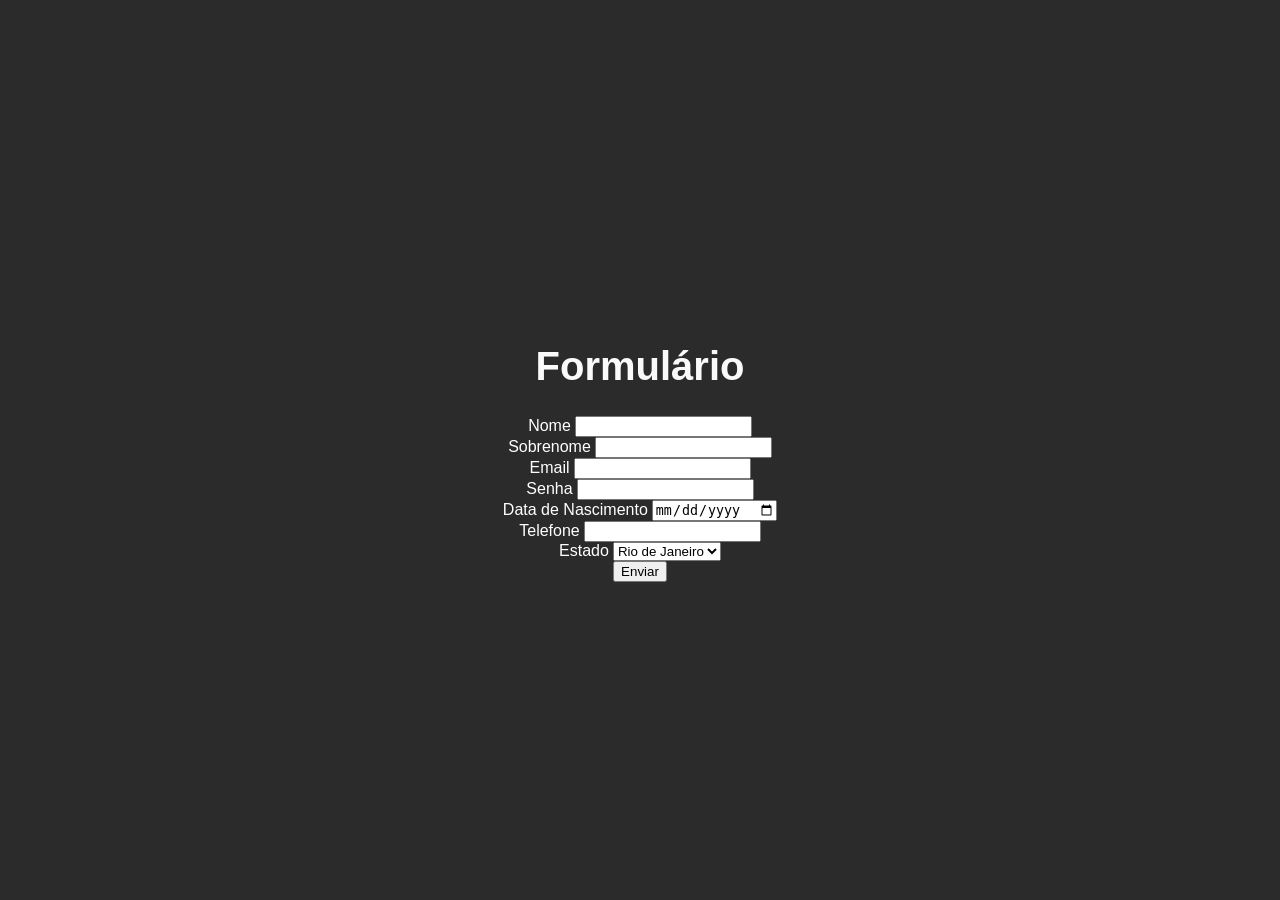
<file: aula02/atividade01/index.html>
<!DOCTYPE html>
<html lang="en">
<head>
    <meta charset="UTF-8">
    <meta name="viewport" content="width=device-width, initial-scale=1.0">
    <title>Formulário</title>
    <link rel="stylesheet" href="css/style.css">
</head>
<body>
    <h1>Formulário</h1>
    <div>
        <label for="nome">Nome</label>
        <input type="text" id="nome" name="nome">
        <br>
        <label for="sobrenome">Sobrenome</label>
        <input type="text" id="sobrenome" name="sobrenome">
        <br>
        <label for="email">Email</label>
        <input type="email" id="email" name="email">
        <br>
        <label for="senha">Senha</label>
        <input type="password" id="senha" name="senha">
        <br>
        <label for="Nascimento">Data de Nascimento</label>
        <input type="date" id="Nascimento" name="Nascimento">
        <br>
        <label for="telefone">Telefone</label>
        <input type="tel" id="telefone" name="telefone">
        <br>
        <label for="estado">Estado</label>
        <select id="estado" name="estado">
            <option>Rio de Janeiro</option>
            <option>São Paulo</option>
            <option>Minas Gerais</option>
            <option>Ceará</option>
        </select>
        <br>
    </div>
    <div>
        <button type="submit">Enviar</button>
    </div>
</body>
</html>
</file>
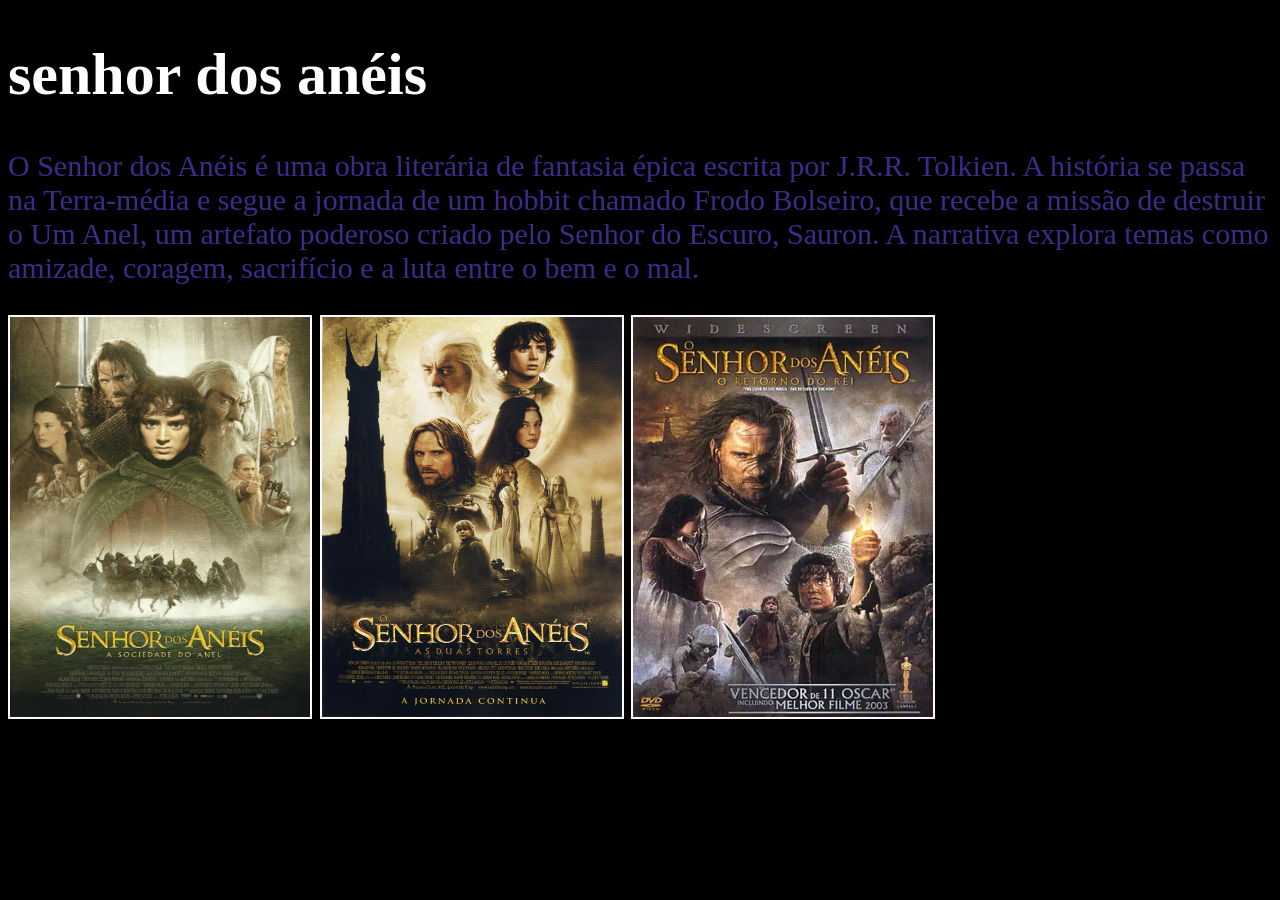
<file: aula03/atividade01/index.html>
<!DOCTYPE html>
<html lang="en">
<head>
    <meta charset="UTF-8">
    <meta name="viewport" content="width=device-width, initial-scale=1.0">
    <link rel="shortcut icon" href="./img/movie_390086.png" type="image/x-icon">
    <link rel="stylesheet" href="./css/style.css">
    <title>senhor dos anéis</title>
</head>
<body>
    <h1>senhor dos anéis</h1>
    <p>
        O Senhor dos Anéis é uma obra literária de fantasia épica escrita por J.R.R. Tolkien. A história se passa na Terra-média e segue a jornada de um hobbit chamado Frodo Bolseiro, que recebe a missão de destruir o Um Anel, um artefato poderoso criado pelo Senhor do Escuro, Sauron. A narrativa explora temas como amizade, coragem, sacrifício e a luta entre o bem e o mal.
    </p>


 <img src="./img/poster1.jpg" alt="cartaz do filme a sociedade do anel" width="300">
<img src="./img/poster2.jpg" alt="cartaz do filme a sociedade do anel" width="300">
<img src="./img/poster3.webp" alt="cartaz do filme a sociedade do anel" width="300">
</body>


</html>
</file>
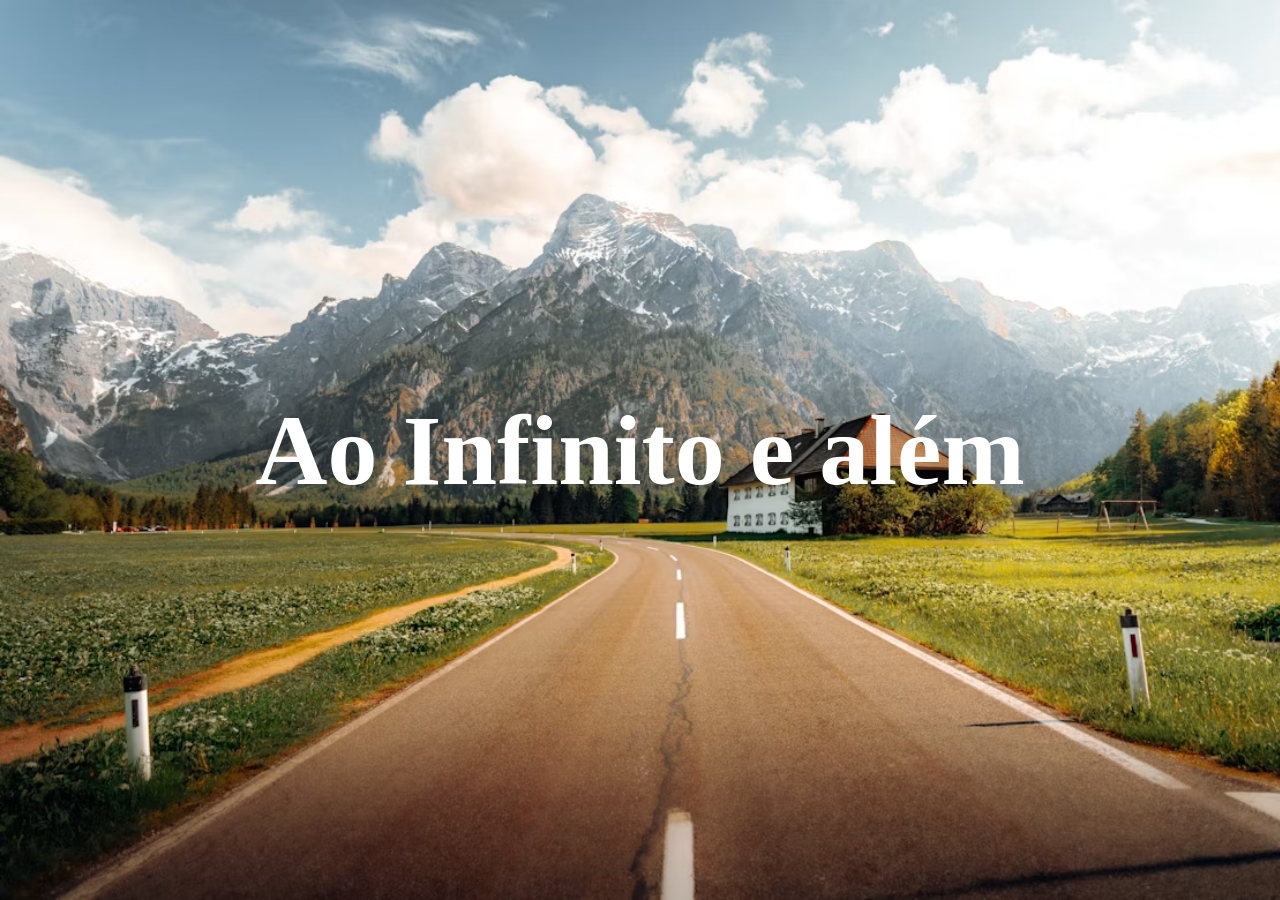
<file: aula03/atividade02/index.html>
<!DOCTYPE html>
<html lang="en">
<head>
    <meta charset="UTF-8">
    <meta name="viewport" content="width=device-width, initial-scale=1.0">
    <title>Document</title>
</head>
<body>
     <meta name="viewport" content="width=device-width, initial-scale=1.0">
    <link rel="stylesheet" href="css/style.css">
    <link rel="shortcut icon" href="" type="image/x-icon">
    <title>Foto de Abertura</title>
</body>
</html>
 <div class="fundo">
        <h1>Ao Infinito e além</h1>
    </div>
</body>
</html>
</file>
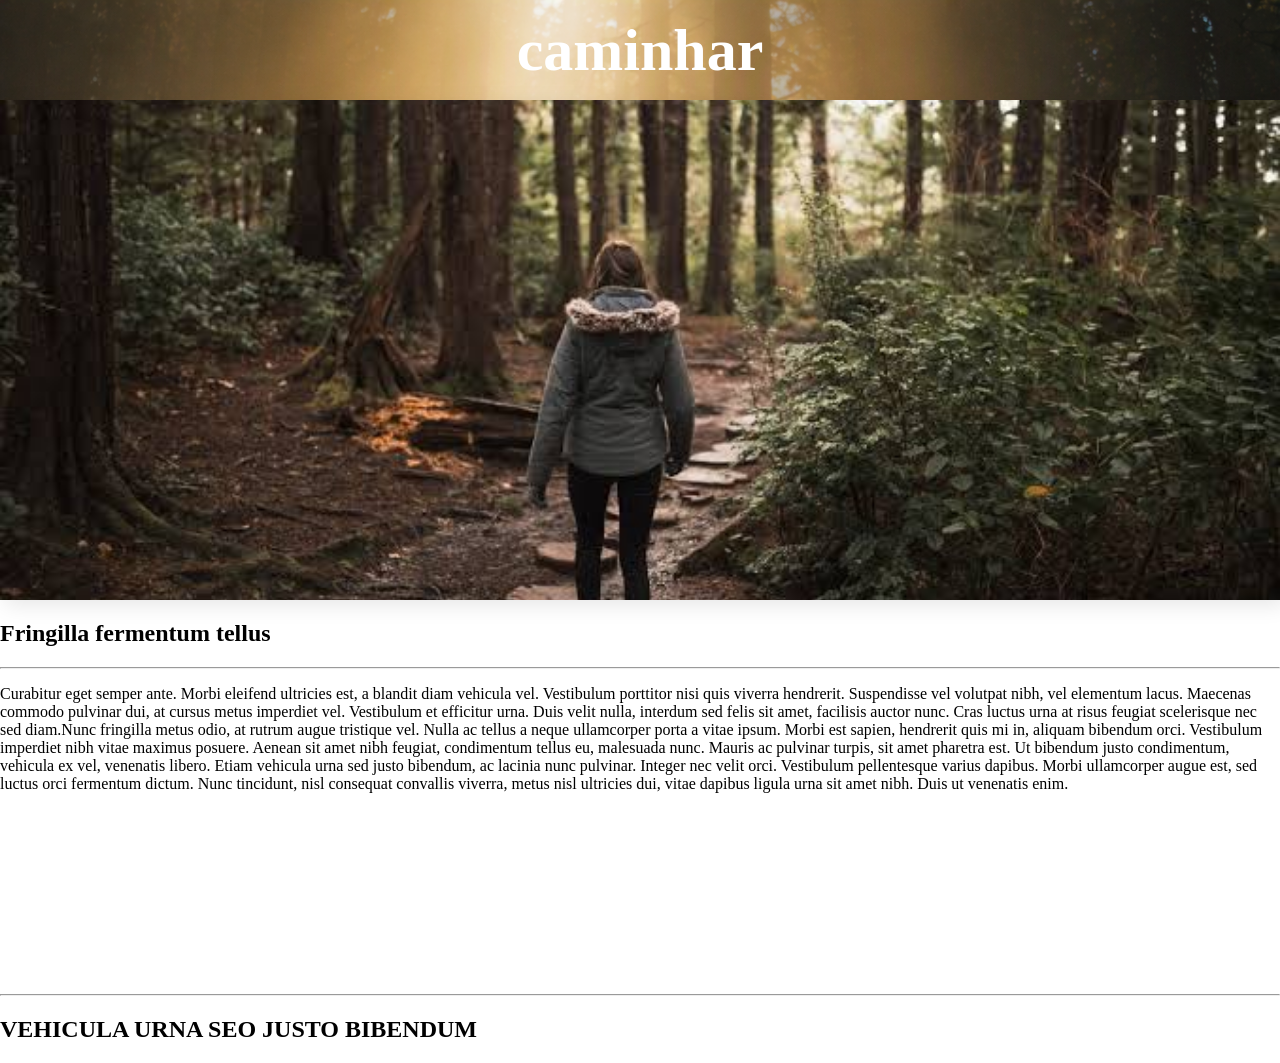
<file: aula04/atividade01/index.html>
<!DOCTYPE html>
<html lang="en">
<head>
<meta charset="UTF-8">
<meta name="viewport" content="width=device-width, initial-scale=1.0">
<title>Foto de Abertura</title>
<link rel="stylesheet" href="css/style.css">
<link rel="shortcut icon" href="" type="image/x-icon">
</head>
<body>
    <div class="fundo">
        <header class = "bebeto">
            <h1>caminhar</h1>
        </header>
    </div>
    <div class="img-content">
    </div>
    <div class="texto">
        <h2>Fringilla fermentum tellus</h2>
    </div>
    <hr>
</h3>
</div>
<div class="footer">
    <p>
      Curabitur eget semper ante. Morbi eleifend ultricies est, a blandit diam vehicula vel. Vestibulum porttitor nisi quis viverra hendrerit. Suspendisse vel volutpat nibh, vel elementum lacus. Maecenas commodo pulvinar dui, at cursus metus imperdiet vel. Vestibulum et efficitur urna. Duis velit nulla, interdum sed felis sit amet, facilisis auctor nunc. Cras luctus urna at risus feugiat scelerisque nec sed diam.Nunc fringilla metus odio, at rutrum augue tristique vel. Nulla ac tellus a neque ullamcorper porta a vitae ipsum. Morbi est sapien, hendrerit quis mi in, aliquam bibendum orci. Vestibulum imperdiet nibh vitae maximus posuere. Aenean sit amet nibh feugiat, condimentum tellus eu, malesuada nunc. Mauris ac pulvinar turpis, sit amet pharetra est. Ut bibendum justo condimentum, vehicula ex vel, venenatis libero. Etiam vehicula urna sed justo bibendum, ac lacinia nunc pulvinar. Integer nec velit orci. Vestibulum pellentesque varius dapibus. Morbi ullamcorper augue est, sed luctus orci fermentum dictum. Nunc tincidunt, nisl consequat convallis viverra, metus nisl ultricies dui, vitae dapibus ligula urna sit amet nibh. Duis ut venenatis enim.
    </p>
        <br>
        <br>
    <p>
    </div>
    <div class="footer-background">
   <div class="conteiner">
    <div class="conteiner-header">
        <h1>
            vestiulium covallis
        </h1>
<hr>
<h2>
    VEHICULA URNA SEO JUSTO BIBENDUM
    </h2>
    </div>
</body>
</html>
</file>
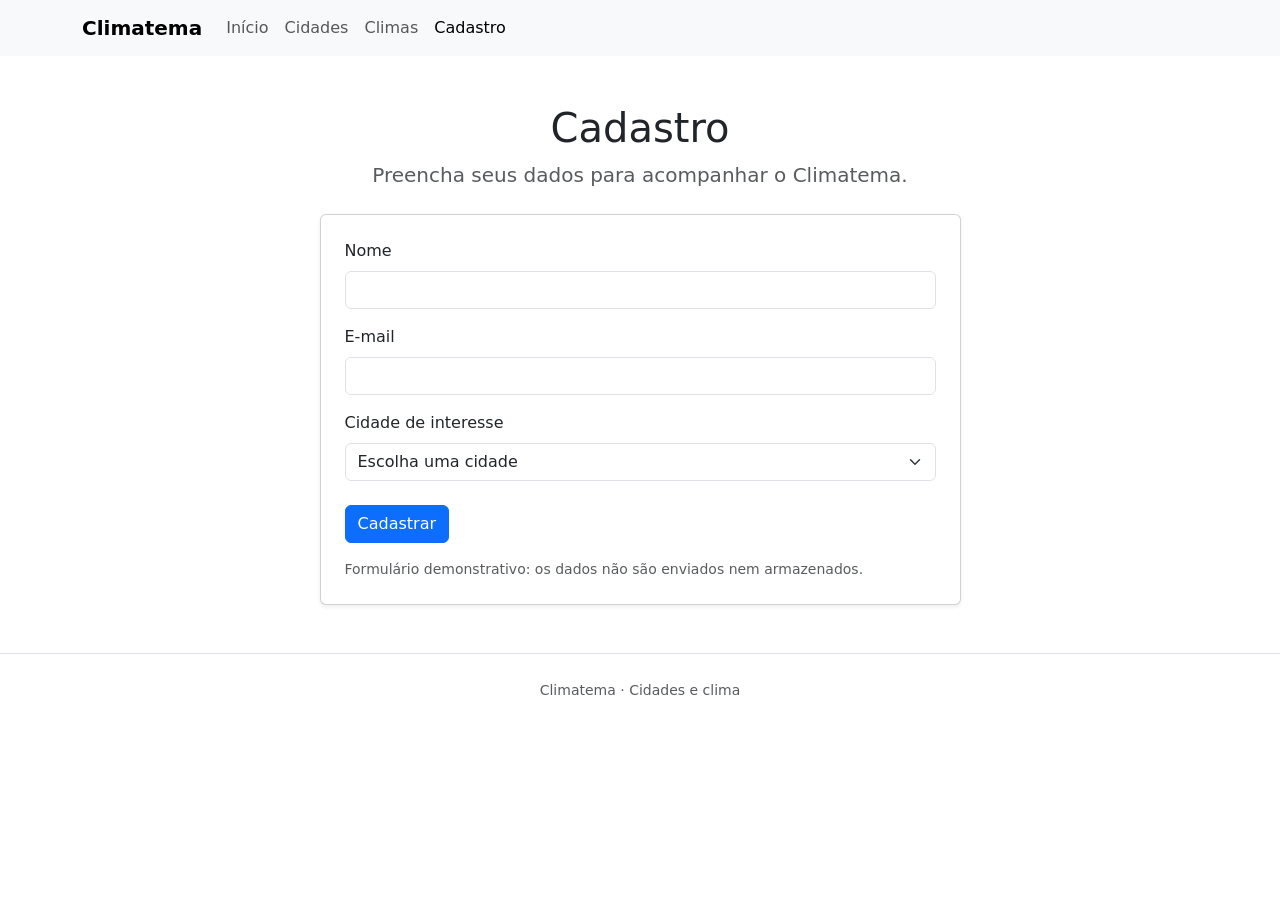
<file: cidades/cadastro.html>
<!DOCTYPE html>
<html lang="pt-BR">
<head>
  <meta charset="UTF-8">
  <meta name="viewport" content="width=device-width, initial-scale=1">
  <meta name="description" content="Formulário demonstrativo de cadastro do Climatema.">
  <title>Cadastro | Climatema</title>
  <link href="https://cdn.jsdelivr.net/npm/bootstrap@5.3.8/dist/css/bootstrap.min.css" rel="stylesheet" integrity="sha384-sRIl4kxILFvY47J16cr9ZwB07vP4J8+LH7qKQnuqkuIAvNWLzeN8tE5YBujZqJLB" crossorigin="anonymous">
  <link rel="stylesheet" href="css/style.css">
</head>
<body>
  <nav class="navbar navbar-expand-lg bg-body-tertiary">
    <div class="container">
      <a class="navbar-brand fw-semibold" href="index.html">Climatema</a>
      <button class="navbar-toggler" type="button" data-bs-toggle="collapse" data-bs-target="#menuPrincipal" aria-controls="menuPrincipal" aria-expanded="false" aria-label="Abrir menu">
        <span class="navbar-toggler-icon"></span>
      </button>
      <div class="collapse navbar-collapse" id="menuPrincipal">
        <ul class="navbar-nav me-auto mb-2 mb-lg-0">
          <li class="nav-item"><a class="nav-link" href="index.html">Início</a></li>
          <li class="nav-item"><a class="nav-link" href="cidades.html">Cidades</a></li>
          <li class="nav-item"><a class="nav-link" href="climas.html">Climas</a></li>
          <li class="nav-item"><a class="nav-link active" aria-current="page" href="cadastro.html">Cadastro</a></li>
        </ul>
      </div>
    </div>
  </nav>
  <main class="container py-5">
    <div class="row justify-content-center">
      <div class="col-12 col-md-9 col-lg-7">
        <header class="text-center mb-4">
          <h1>Cadastro</h1>
          <p class="lead text-body-secondary">Preencha seus dados para acompanhar o Climatema.</p>
        </header>
        <form id="formCadastro" class="card shadow-sm">
          <div class="card-body p-4">
            <div class="mb-3">
              <label for="nome" class="form-label">Nome</label>
              <input type="text" class="form-control" id="nome" name="nome" autocomplete="name" required>
            </div>
            <div class="mb-3">
              <label for="email" class="form-label">E-mail</label>
              <input type="email" class="form-control" id="email" name="email" autocomplete="email" required>
            </div>
            <div class="mb-4">
              <label for="cidade" class="form-label">Cidade de interesse</label>
              <select class="form-select" id="cidade" name="cidade" required>
                <option value="" selected disabled>Escolha uma cidade</option>
                <option>Americana</option>
                <option>Campinas</option>
                <option>Nova Odessa</option>
                <option>Santa Bárbara d'Oeste</option>
                <option>Hortolândia</option>
              </select>
            </div>
            <button type="submit" class="btn btn-primary">Cadastrar</button>
            <p id="mensagemCadastro" class="small text-body-secondary mt-3 mb-0" role="status" aria-live="polite">Formulário demonstrativo: os dados não são enviados nem armazenados.</p>
          </div>
        </form>
      </div>
    </div>
  </main>
  <footer class="border-top py-4"><div class="container text-center text-body-secondary"><small>Climatema · Cidades e clima</small></div></footer>
  <script src="https://cdn.jsdelivr.net/npm/bootstrap@5.3.8/dist/js/bootstrap.bundle.min.js" integrity="sha384-FKyoEForCGlyvwx9Hj09JcYn3nv7wiPVlz7YYwJrWVcXK/BmnVDxM+D2scQbITxI" crossorigin="anonymous"></script>
  <script>
    document.getElementById("formCadastro").addEventListener("submit", function (evento) {
      evento.preventDefault();
      document.getElementById("mensagemCadastro").className = "small text-success mt-3 mb-0";
      document.getElementById("mensagemCadastro").textContent = "Cadastro demonstrativo preenchido. Os dados não foram enviados nem armazenados.";
    });
  </script>
</body>
</html>
</file>
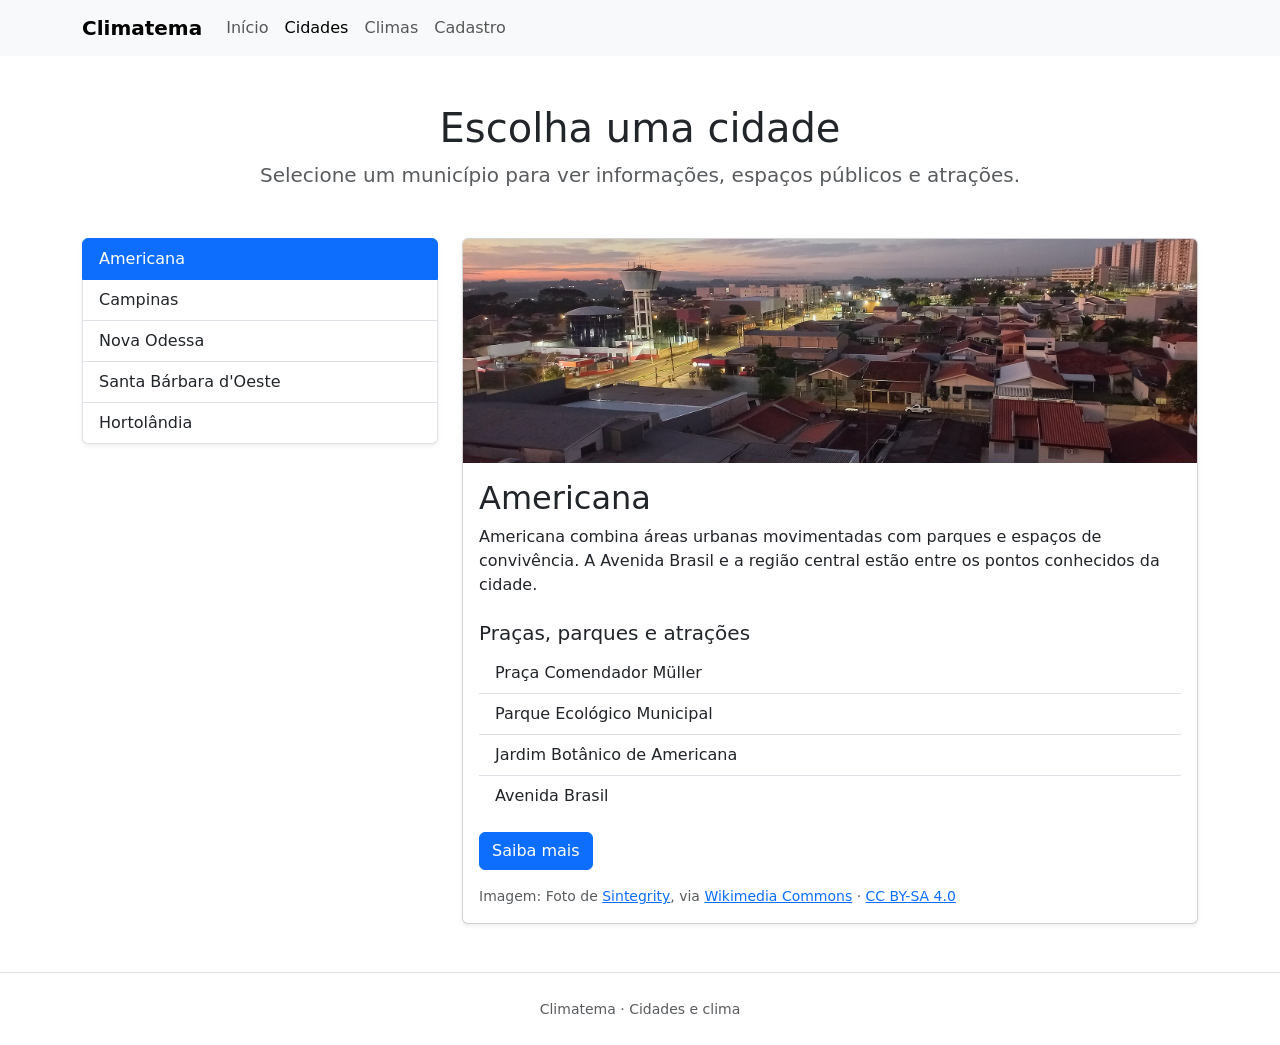
<file: cidades/cidades.html>
<!DOCTYPE html>
<html lang="pt-BR">
<head>
  <meta charset="UTF-8">
  <meta name="viewport" content="width=device-width, initial-scale=1">
  <meta name="description" content="Escolha uma cidade e conheça seus espaços, atrações e paisagens.">
  <title>Cidades | Climatema</title>
  <link href="https://cdn.jsdelivr.net/npm/bootstrap@5.3.8/dist/css/bootstrap.min.css" rel="stylesheet" integrity="sha384-sRIl4kxILFvY47J16cr9ZwB07vP4J8+LH7qKQnuqkuIAvNWLzeN8tE5YBujZqJLB" crossorigin="anonymous">
  <link rel="stylesheet" href="css/style.css">
</head>
<body>
  <nav class="navbar navbar-expand-lg bg-body-tertiary">
    <div class="container">
      <a class="navbar-brand fw-semibold" href="index.html">Climatema</a>
      <button class="navbar-toggler" type="button" data-bs-toggle="collapse" data-bs-target="#menuPrincipal" aria-controls="menuPrincipal" aria-expanded="false" aria-label="Abrir menu">
        <span class="navbar-toggler-icon"></span>
      </button>
      <div class="collapse navbar-collapse" id="menuPrincipal">
        <ul class="navbar-nav me-auto mb-2 mb-lg-0">
          <li class="nav-item"><a class="nav-link" href="index.html">Início</a></li>
          <li class="nav-item"><a class="nav-link active" aria-current="page" href="cidades.html">Cidades</a></li>
          <li class="nav-item"><a class="nav-link" href="climas.html">Climas</a></li>
          <li class="nav-item"><a class="nav-link" href="cadastro.html">Cadastro</a></li>
        </ul>
      </div>
    </div>
  </nav>
  <main class="container py-5">
    <header class="text-center mb-5">
      <h1>Escolha uma cidade</h1>
      <p class="lead text-body-secondary mb-0">Selecione um município para ver informações, espaços públicos e atrações.</p>
    </header>

    <section class="row g-4" aria-label="Cidades disponíveis">
      <div class="col-12 col-lg-4">
        <div class="list-group shadow-sm" id="listaCidades">
          <button type="button" class="list-group-item list-group-item-action active" data-cidade="americana" aria-pressed="true">Americana</button>
          <button type="button" class="list-group-item list-group-item-action" data-cidade="campinas" aria-pressed="false">Campinas</button>
          <button type="button" class="list-group-item list-group-item-action" data-cidade="nova-odessa" aria-pressed="false">Nova Odessa</button>
          <button type="button" class="list-group-item list-group-item-action" data-cidade="santa-barbara" aria-pressed="false">Santa Bárbara d'Oeste</button>
          <button type="button" class="list-group-item list-group-item-action" data-cidade="hortolandia" aria-pressed="false">Hortolândia</button>
        </div>
      </div>
      <div class="col-12 col-lg-8">
        <div id="detalhesCidade" aria-live="polite"></div>
      </div>
    </section>
  </main>

  <footer class="border-top py-4"><div class="container text-center text-body-secondary"><small>Climatema · Cidades e clima</small></div></footer>
  <script src="https://cdn.jsdelivr.net/npm/bootstrap@5.3.8/dist/js/bootstrap.bundle.min.js" integrity="sha384-FKyoEForCGlyvwx9Hj09JcYn3nv7wiPVlz7YYwJrWVcXK/BmnVDxM+D2scQbITxI" crossorigin="anonymous"></script>
  <script>
    const cidades = {
      americana: {
        nome: "Americana",
        descricao: "Americana combina áreas urbanas movimentadas com parques e espaços de convivência. A Avenida Brasil e a região central estão entre os pontos conhecidos da cidade.",
        locais: ["Praça Comendador Müller", "Parque Ecológico Municipal", "Jardim Botânico de Americana", "Avenida Brasil"],
        imagem: "img/americana-vista-aerea.jpg",
        alt: "Vista aérea de Americana",
        credito: 'Foto de <a href="https://commons.wikimedia.org/wiki/User:Sintegrity" target="_blank" rel="noopener noreferrer">Sintegrity</a>, via <a href="https://commons.wikimedia.org/wiki/File:Americana_-_Vista_a%C3%A9rea_02.jpg" target="_blank" rel="noopener noreferrer">Wikimedia Commons</a> · <a href="https://creativecommons.org/licenses/by-sa/4.0/" target="_blank" rel="noopener noreferrer">CC BY-SA 4.0</a>',
        fonte: "https://www.americana.sp.gov.br/americana-index.php?a=centro-atendimento-turista-oquefazer",
        nomeFonte: "Turismo de Americana"
      },
      campinas: {
        nome: "Campinas",
        descricao: "Campinas é um importante centro urbano e cultural do interior paulista. Parques, bosques e espaços de lazer fazem parte das opções de passeio pela cidade.",
        locais: ["Parque Portugal (Lagoa do Taquaral)", "Bosque dos Jequitibás", "Praça Arautos da Paz", "Centro de Convivência Cultural"],
        imagem: "img/campinas-nova.jpg",
        alt: "Vista do centro de Campinas",
        credito: 'Foto de <a href="https://commons.wikimedia.org/wiki/User:HVL" target="_blank" rel="noopener noreferrer">HVL</a>, via <a href="https://commons.wikimedia.org/wiki/File:Vista_do_Centro_de_Campinas_SP.JPG" target="_blank" rel="noopener noreferrer">Wikimedia Commons</a> · <a href="https://creativecommons.org/licenses/by/3.0/" target="_blank" rel="noopener noreferrer">CC BY 3.0</a>',
        fonte: "https://www.campinas.sp.gov.br/secretaria/servicos-publicos/pagina/parques-e-jardins-dpj-",
        nomeFonte: "Parques e jardins de Campinas"
      },
      "nova-odessa": {
        nome: "Nova Odessa",
        descricao: "Nova Odessa valoriza o contato com a natureza e conta com espaços voltados à preservação ambiental, à pesquisa e ao passeio ao ar livre.",
        locais: ["Jardim Botânico Plantarum", "Parque Ecológico Isidoro Bordon", "Instituto de Zootecnia", "Praça Central José Gazzetta"],
        imagem: "img/nova-odessa-nova.jpg",
        alt: "Vista urbana de Nova Odessa",
        credito: 'Foto de <a href="https://commons.wikimedia.org/wiki/User:Max_Wittmann" target="_blank" rel="noopener noreferrer">Max Wittmann</a>, via <a href="https://commons.wikimedia.org/wiki/File:Nova_Odessa_-_Sao_Paulo_Brasil%3B_Outlook.jpg" target="_blank" rel="noopener noreferrer">Wikimedia Commons</a> · <a href="https://creativecommons.org/licenses/by-sa/4.0/" target="_blank" rel="noopener noreferrer">CC BY-SA 4.0</a>',
        fonte: "https://novaodessa.sp.gov.br/prefeitura/conheca-nova-odessa",
        nomeFonte: "Conheça Nova Odessa"
      },
      "santa-barbara": {
        nome: "Santa Bárbara d'Oeste",
        descricao: "Santa Bárbara d'Oeste reúne espaços de lazer, patrimônio histórico e atividades culturais. Os parques municipais são opções para passeios em família e ao ar livre.",
        locais: ["Parque dos Ipês", "Museu da Imigração", "Parque dos Jacarandás", "Centro de Memórias"],
        imagem: "img/santa-barbara-nova.jpg",
        alt: "Estação ferroviária de Santa Bárbara d'Oeste",
        credito: 'Foto de <a href="https://commons.wikimedia.org/wiki/User:Sintegrity" target="_blank" rel="noopener noreferrer">Sintegrity</a>, via <a href="https://commons.wikimedia.org/wiki/File:Santa_B%C3%A1rbara_d_Oeste_-_Esta%C3%A7%C3%A3o_Ferrovi%C3%A1ria_de_Santa_B%C3%A1rbara_d%27Oeste_13.jpg" target="_blank" rel="noopener noreferrer">Wikimedia Commons</a> · <a href="https://creativecommons.org/licenses/by-sa/4.0/" target="_blank" rel="noopener noreferrer">CC BY-SA 4.0</a>',
        fonte: "https://www.santabarbara.sp.gov.br/cultura-e-turismo/",
        nomeFonte: "Cultura e turismo de Santa Bárbara"
      },
      hortolandia: {
        nome: "Hortolândia",
        descricao: "Hortolândia tem parques e áreas socioambientais que oferecem espaços para caminhada, descanso e atividades junto à natureza.",
        locais: ["Parque Socioambiental Irmã Dorothy Stang", "Parque Socioambiental Lago da Fé", "Observatório Ambiental Parque Escola (OAPE)", "Parque Chico Mendes"],
        imagem: "img/hortolandia-nova.jpg",
        alt: "Vista parcial de Hortolândia",
        credito: 'Foto de <a href="https://commons.wikimedia.org/wiki/User:LeonardoMcunha" target="_blank" rel="noopener noreferrer">LeonardoMcunha</a>, via <a href="https://commons.wikimedia.org/wiki/File:Hortol%C3%A2ndia-SP.jpg" target="_blank" rel="noopener noreferrer">Wikimedia Commons</a> · <a href="https://creativecommons.org/licenses/by-sa/3.0/" target="_blank" rel="noopener noreferrer">CC BY-SA 3.0</a>',
        fonte: "https://www.hortolandia.sp.gov.br/parque-socioambiental-irma-dorothy-stang/",
        nomeFonte: "Parque Irmã Dorothy Stang"
      }
    };

    const painel = document.getElementById("detalhesCidade");
    const botoes = document.querySelectorAll("[data-cidade]");

    function mostrarCidade(chave) {
      const cidade = cidades[chave];
      const listaLocais = cidade.locais.map(function (local) {
        return '<li class="list-group-item">' + local + '</li>';
      }).join("");

      painel.innerHTML =
        '<article class="card shadow-sm h-100">' +
          '<img src="' + cidade.imagem + '" class="card-img-top gallery-img" alt="' + cidade.alt + '">' +
          '<div class="card-body">' +
            '<h2 class="card-title">' + cidade.nome + '</h2>' +
            '<p class="card-text">' + cidade.descricao + '</p>' +
            '<h3 class="h5 mt-4">Praças, parques e atrações</h3>' +
            '<ul class="list-group list-group-flush mb-3">' + listaLocais + '</ul>' +
            '<a class="btn btn-primary" href="' + cidade.fonte + '" target="_blank" rel="noopener noreferrer">Saiba mais</a>' +
            '<p class="small text-body-secondary mt-3 mb-0">Imagem: ' + cidade.credito + '</p>' +
          '</div>' +
        '</article>';

      botoes.forEach(function (botao) {
        const selecionado = botao.dataset.cidade === chave;
        botao.classList.toggle("active", selecionado);
        botao.setAttribute("aria-pressed", selecionado ? "true" : "false");
      });
    }

    botoes.forEach(function (botao) {
      botao.addEventListener("click", function () {
        mostrarCidade(botao.dataset.cidade);
      });
    });

    mostrarCidade("americana");
  </script>
</body>
</html>
</file>
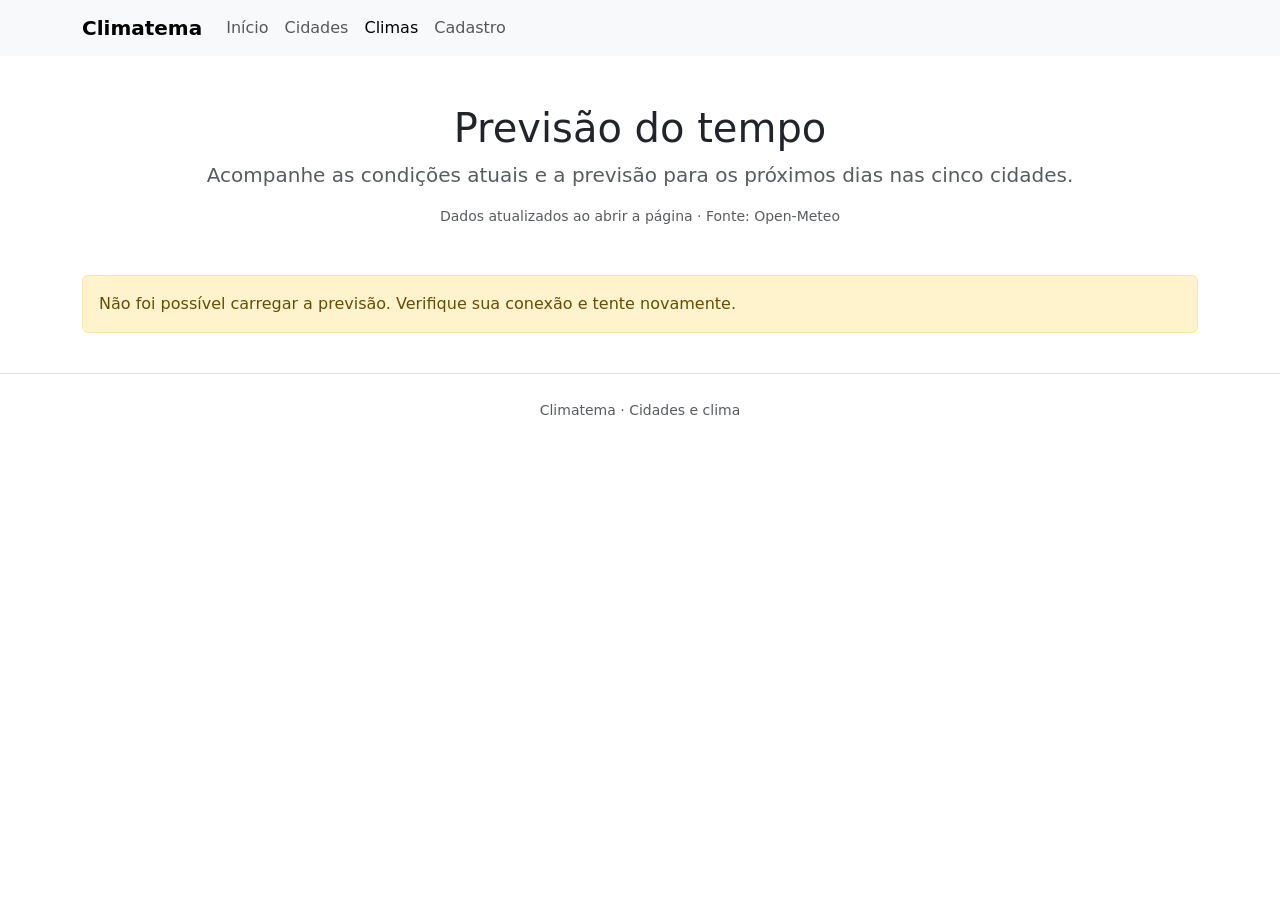
<file: cidades/climas.html>
<!DOCTYPE html>
<html lang="pt-BR">
<head>
  <meta charset="UTF-8">
  <meta name="viewport" content="width=device-width, initial-scale=1">
  <meta name="description" content="Previsão do tempo para Americana, Nova Odessa, Santa Bárbara d'Oeste, Hortolândia e Campinas.">
  <title>Climas | Climatema</title>
  <link href="https://cdn.jsdelivr.net/npm/bootstrap@5.3.8/dist/css/bootstrap.min.css" rel="stylesheet" integrity="sha384-sRIl4kxILFvY47J16cr9ZwB07vP4J8+LH7qKQnuqkuIAvNWLzeN8tE5YBujZqJLB" crossorigin="anonymous">
  <link rel="stylesheet" href="css/style.css">
</head>
<body>
    <nav class="navbar navbar-expand-lg bg-body-tertiary">
    <div class="container">
      <a class="navbar-brand fw-semibold" href="index.html">Climatema</a>
      <button class="navbar-toggler" type="button" data-bs-toggle="collapse" data-bs-target="#menuPrincipal" aria-controls="menuPrincipal" aria-expanded="false" aria-label="Abrir menu">
        <span class="navbar-toggler-icon"></span>
      </button>
      <div class="collapse navbar-collapse" id="menuPrincipal">
        <ul class="navbar-nav me-auto mb-2 mb-lg-0">
          <li class="nav-item"><a class="nav-link" href="index.html">Início</a></li>
          <li class="nav-item"><a class="nav-link" href="cidades.html">Cidades</a></li>
          <li class="nav-item"><a class="nav-link active" aria-current="page" href="climas.html">Climas</a></li>
          <li class="nav-item"><a class="nav-link" href="cadastro.html">Cadastro</a></li>
        </ul>
      </div>
    </div>
  </nav>

  <main class="container py-5">
    <header class="text-center mb-5">
      <h1>Previsão do tempo</h1>
      <p class="lead text-body-secondary">Acompanhe as condições atuais e a previsão para os próximos dias nas cinco cidades.</p>
      <p class="small text-body-secondary mb-0">Dados atualizados ao abrir a página · Fonte: Open-Meteo</p>
    </header>
    <div id="estadoPrevisao" class="alert alert-info" role="status" aria-live="polite">Carregando a previsão do tempo…</div>
    <section id="cartoesCidades" class="row g-4" aria-label="Previsão nas cinco cidades"></section>
  </main>

  <footer class="border-top py-4"><div class="container text-center text-body-secondary"><small>Climatema · Cidades e clima</small></div></footer>

  <script src="https://cdn.jsdelivr.net/npm/bootstrap@5.3.8/dist/js/bootstrap.bundle.min.js" integrity="sha384-FKyoEForCGlyvwx9Hj09JcYn3nv7wiPVlz7YYwJrWVcXK/BmnVDxM+D2scQbITxI" crossorigin="anonymous"></script>
  <script>
    const cidades = [
      { nome: "Americana", latitude: -22.7372, longitude: -47.3331 },
      { nome: "Nova Odessa", latitude: -22.7775, longitude: -47.2958 },
      { nome: "Santa Bárbara d'Oeste", latitude: -22.7553, longitude: -47.4142 },
      { nome: "Hortolândia", latitude: -22.8529, longitude: -47.2143 },
      { nome: "Campinas", latitude: -22.9056, longitude: -47.0608 }
    ];

    const descricoesClima = {
      0: "Céu limpo", 1: "Predominantemente limpo", 2: "Parcialmente nublado", 3: "Nublado",
      45: "Nevoeiro", 48: "Nevoeiro com geada",
      51: "Garoa leve", 53: "Garoa moderada", 55: "Garoa intensa", 56: "Garoa congelante leve", 57: "Garoa congelante intensa",
      61: "Chuva leve", 63: "Chuva moderada", 65: "Chuva intensa", 66: "Chuva congelante leve", 67: "Chuva congelante intensa",
      71: "Neve leve", 73: "Neve moderada", 75: "Neve intensa", 77: "Grãos de neve",
      80: "Pancadas de chuva leves", 81: "Pancadas de chuva moderadas", 82: "Pancadas de chuva fortes",
      85: "Pancadas de neve leves", 86: "Pancadas de neve fortes",
      95: "Trovoada", 96: "Trovoada com granizo leve", 99: "Trovoada com granizo forte"
    };

    const elementoEstado = document.getElementById("estadoPrevisao");
    const elementoCartoes = document.getElementById("cartoesCidades");

    function temperatura(valor) {
      return Math.round(valor).toLocaleString("pt-BR") + " °C";
    }

    function nomeDoTempo(codigo) {
      return descricoesClima[codigo] || "Condição não disponível";
    }

    function dataFormatada(data) {
      return new Intl.DateTimeFormat("pt-BR", { weekday: "short", day: "2-digit", month: "2-digit" })
        .format(new Date(data + "T12:00:00"));
    }

    function criarCartao(cidade, dados) {
      const previsoes = dados.daily.time.map((dia, indice) => `
        <li class="list-group-item d-flex justify-content-between align-items-center gap-2">
          <span><span class="text-capitalize">${dataFormatada(dia)}</span><br><small class="text-body-secondary">${nomeDoTempo(dados.daily.weather_code[indice])}<br>Chuva: ${dados.daily.precipitation_probability_max[indice] ?? "—"}%</small></span>
          <span class="text-nowrap">${temperatura(dados.daily.temperature_2m_min[indice])} / ${temperatura(dados.daily.temperature_2m_max[indice])}</span>
        </li>
      `).join("");

      return `
        <div class="col-12 col-lg-6 col-xl">
          <article class="card weather-card h-100">
            <div class="card-header bg-primary text-white"><h2 class="h5 mb-0">${cidade.nome}</h2></div>
            <div class="card-body">
              <p class="text-body-secondary mb-1">Agora</p>
              <p class="display-6 mb-1">${temperatura(dados.current.temperature_2m)}</p>
              <p class="mb-1">${nomeDoTempo(dados.current.weather_code)}</p>
              <p class="small text-body-secondary mb-0">Umidade ${Math.round(dados.current.relative_humidity_2m)}% · Vento ${Math.round(dados.current.wind_speed_10m)} km/h</p>
            </div>
            <h3 class="h6 px-3 pt-2 mb-0">Próximos 5 dias</h3>
            <ul class="list-group list-group-flush mt-2">${previsoes}</ul>
          </article>
        </div>
      `;
    }

    async function carregarPrevisoes() {
      const resultados = await Promise.allSettled(cidades.map(async (cidade) => {
        const parametros = new URLSearchParams({
          latitude: cidade.latitude,
          longitude: cidade.longitude,
          current: "temperature_2m,relative_humidity_2m,wind_speed_10m,weather_code",
          daily: "weather_code,temperature_2m_max,temperature_2m_min,precipitation_probability_max",
          forecast_days: "5",
          timezone: "auto"
        });
        const resposta = await fetch("https://api.open-meteo.com/v1/forecast?" + parametros);
        if (!resposta.ok) throw new Error("Não foi possível carregar a previsão.");
        return { cidade, dados: await resposta.json() };
      }));

      const cartoes = resultados
        .filter((resultado) => resultado.status === "fulfilled")
        .map((resultado) => criarCartao(resultado.value.cidade, resultado.value.dados));
      elementoCartoes.innerHTML = cartoes.join("");

      const falhas = resultados.filter((resultado) => resultado.status === "rejected").length;
      if (falhas === cidades.length) {
        elementoEstado.className = "alert alert-warning";
        elementoEstado.textContent = "Não foi possível carregar a previsão. Verifique sua conexão e tente novamente.";
      } else if (falhas > 0) {
        elementoEstado.className = "alert alert-warning";
        elementoEstado.textContent = "Algumas previsões não puderam ser carregadas. Os demais dados estão disponíveis.";
      } else {
        elementoEstado.className = "alert alert-success";
        elementoEstado.textContent = "Previsão carregada. As temperaturas e condições são atualizadas automaticamente pelo serviço meteorológico.";
      }
    }

    carregarPrevisoes();
  </script>
</body>
</html>
</file>
<file: Aula05/css/style.css>
@import url('https://fonts.googleapis.com/css2?family=Inter:wght@400;500;600;700;800&display=swap');

:root {
    --stark-red: #b31320;
    --stark-red-bright: #ed1c24;
    --stark-gold: #e6b34d;
    --arc-blue: #69e7ff;
    --carbon: #090d14;
    --carbon-soft: #151c29;
    --mist: #eef6fa;
}

* {
    box-sizing: border-box;
    margin: 0;
    padding: 0;
    font-family: 'Inter', sans-serif;
}

body {
    background: var(--mist);
    color: var(--carbon);
}

#pagina-home {
    min-height: 100svh;
    color: #fff;
    background:
        linear-gradient(115deg, rgba(9, 13, 20, .92) 0%, rgba(9, 13, 20, .58) 45%, rgba(179, 19, 32, .36) 100%),
        url('../img/Banner-4k.jpg') center / cover no-repeat;
}

.categoria {
    display: flex;
    align-items: center;
    justify-content: space-between;
    gap: 2rem;
    width: min(1180px, calc(100% - 3rem));
    margin: 0 auto;
    padding: 1.25rem 0;
    border-bottom: 1px solid rgba(105, 231, 255, .35);
}

.logo {
    width: clamp(92px, 11vw, 150px);
}

.menu-principal ul {
    display: flex;
    flex-wrap: wrap;
    justify-content: flex-end;
    gap: .35rem;
    list-style: none;
}

.menu-principal ul li a {
    display: block;
    padding: .65rem 1rem;
    border: 1px solid transparent;
    color: #fff;
    font-size: .8rem;
    font-weight: 700;
    letter-spacing: .09em;
    text-decoration: none;
    transition: color .25s ease, border-color .25s ease, background-color .25s ease;
}

.menu-principal ul li a:hover,
.menu-principal ul li .link-ativo {
    border-color: var(--stark-gold);
    background: rgba(230, 179, 77, .14);
    color: var(--stark-gold);
}

.conteudo-banner {
    display: flex;
    align-items: center;
    justify-content: center;
    flex-direction: column;
    min-height: calc(100svh - 87px);
    padding: 4rem 1.5rem;
    text-align: center;
}

h1 {
    margin: 0;
}

.conteudo-banner h1 {
    max-width: 900px;
    margin-bottom: 2rem;
    color: #fff;
    font-size: clamp(2.7rem, 7vw, 5.8rem);
    font-weight: 800;
    letter-spacing: -.055em;
    line-height: .98;
    text-shadow: 0 0 26px rgba(105, 231, 255, .26);
}

.btn {
    display: inline-block;
    min-width: 184px;
    margin: .45rem;
    border: 1px solid var(--stark-gold);
    padding: .85rem 1.3rem;
    color: #fff;
    font-size: .8rem;
    font-weight: 800;
    letter-spacing: .06em;
    text-decoration: none;
    text-transform: uppercase;
    transition: transform .25s ease, background-color .25s ease, border-color .25s ease, color .25s ease;
}

.btn:first-child,
.btn:hover {
    border-color: var(--stark-red-bright);
    background: var(--stark-red);
    color: #fff;
    transform: translateY(-3px);
}

.galeria {
    border-top: 7px solid var(--arc-blue);
    border-bottom: 7px solid var(--stark-gold);
    padding: 2.25rem 1.5rem 3.5rem;
    background: #fff;
}

.main {
    width: min(1180px, 100%);
    margin: 0 auto;
}

.main h1,
.valores h1 {
    color: var(--carbon);
    font-size: clamp(1.8rem, 4vw, 2.4rem);
    font-weight: 800;
    letter-spacing: -.04em;
}

.main h1 {
    margin-bottom: 1.75rem;
}

.fotos {
    display: grid;
    grid-template-columns: repeat(3, minmax(0, 1fr));
    gap: 1.5rem;
}

.fotos figure {
    overflow: hidden;
    border: 1px solid rgba(9, 13, 20, .16);
    background: var(--carbon);
    box-shadow: 0 15px 30px rgba(9, 13, 20, .12);
}

.fotos img {
    display: block;
    width: 100%;
    aspect-ratio: 4 / 3;
    object-fit: cover;
    transition: transform .4s ease;
}

.fotos figure:hover img {
    transform: scale(1.045);
}

.legenda {
    padding: .8rem 1rem;
    background: var(--carbon);
    color: var(--stark-gold);
    font-size: 1rem;
    font-weight: 800;
    letter-spacing: .04em;
    text-align: center;
}

.valores {
    min-height: 480px;
    padding: 3.5rem 1.5rem;
    background: linear-gradient(135deg, var(--carbon) 0%, var(--carbon-soft) 62%, #4b121a 100%);
}

.valores h1 {
    width: min(1000px, 100%);
    margin: 0 auto 1.5rem;
    color: #fff;
}

.tabela {
    overflow: hidden;
    width: min(1000px, 100%);
    margin: auto;
    border: 1px solid rgba(105, 231, 255, .48);
    background: rgba(255, 255, 255, .05);
    color: #fff;
    text-align: center;
}

.P1 {
    display: flex;
    justify-content: center;
}

.P1-1,
.P1-2 {
    width: 50%;
}

.P1-1 {
    border-right: 1px solid rgba(105, 231, 255, .35);
}

.P1 p {
    min-height: 3.4rem;
    margin: 0;
    border-bottom: 1px solid rgba(255, 255, 255, .12);
    padding: 1rem;
}

.P1 p:first-child {
    background: rgba(179, 19, 32, .76);
    color: var(--stark-gold);
    font-weight: 800;
}

.P2 p {
    margin: 0;
    padding: 1.1rem;
    color: var(--arc-blue);
    font-size: .9rem;
    font-weight: 700;
}

.rodape {
    padding: 1.25rem;
    background: #05070b;
    color: rgba(255, 255, 255, .72);
    font-size: .85rem;
    text-align: center;
}

@media (max-width: 720px) {
    .categoria {
        justify-content: center;
        flex-direction: column;
        gap: .75rem;
    }

    .menu-principal ul {
        justify-content: center;
    }

    .menu-principal ul li a {
        padding: .5rem .65rem;
        font-size: .7rem;
    }

    .conteudo-banner {
        min-height: calc(100svh - 145px);
    }

    .fotos {
        grid-template-columns: 1fr;
    }

    .fotos img {
        max-height: 340px;
    }
}
</file>
<file: aula06/css/style.css>
.cards {
    align-items: center;
    display: flex;
    justify-content: center;
    gap: 40px;
    padding: 100px 0px;
}

.col img {
    height: 300px;
    width: 400px;
    object-fit: cover;
    border-radius: 10px;
}

.container { 
    padding: 100px 0px;
}
.primavera {
    display: flex;
    flex-direction: column;
    align-items: center;
    justify-content: center;

}
.card-body{
    text-align: center;
}
</file>
<file: cidades/css/style.css>
﻿.carousel-item img {
  height: 80vh;
  min-height: 24rem;
  object-fit: cover;
}

.carousel-caption {
  background-color: rgba(0, 0, 0, 0.55);
  padding: clamp(1rem, 4vw, 3rem);
  border-radius: 1rem;
  bottom: 2.5rem;
}

.carousel-caption h1,
.carousel-caption h2 {
  font-size: clamp(2rem, 5vw, 4rem);
  font-weight: 700;
  color: #4298e9;
}

.carousel-caption p {
  font-size: 1.1rem;
  margin-bottom: 0;
}

.attraction-card .card-img-top {
  height: 14rem;
  object-fit: cover;
}

.gallery-img {
  height: 14rem;
  object-fit: cover;
}

.weather-card .list-group-item {
  font-size: 0.875rem;
}

@media (max-width: 767.98px) {
  .carousel-item img {
    height: 55vh;
    min-height: 22rem;
  }

  .carousel-caption {
    left: 10%;
    right: 10%;
    bottom: 1rem;
  }

  .gallery-img {
    height: 10rem;
  }
}
</file>
<file: login-alunos/css/style.css>
@import url('https://fonts.googleapis.com/css2?family=Inter:wght@400;500;600;700;800&display=swap');

:root {
    --stark-red: #b31320;
    --stark-red-bright: #ed1c24;
    --stark-gold: #e6b34d;
    --arc-blue: #69e7ff;
    --carbon: #080b11;
    --white: #ffffff;
}

* {
    box-sizing: border-box;
    margin: 0;
    padding: 0;
    font-family: 'Inter', sans-serif;
}

body {
    display: grid;
    min-height: 100svh;
    place-items: center;
    padding: 1.5rem;
    background:
        linear-gradient(115deg, rgba(8, 11, 17, .88) 0%, rgba(8, 11, 17, .56) 50%, rgba(179, 19, 32, .34) 100%),
        url('../img/fundo.jpg') center / cover no-repeat fixed;
}

.caixa {
    width: min(500px, 100%);
    padding: clamp(2rem, 6vw, 3.5rem);
    border: 1px solid rgba(105, 231, 255, .56);
    border-radius: 20px;
    background: linear-gradient(145deg, rgba(8, 11, 17, .94), rgba(28, 15, 21, .86));
    box-shadow: 0 22px 70px rgba(0, 0, 0, .56), inset 0 0 30px rgba(105, 231, 255, .06);
    backdrop-filter: blur(9px);
}

form {
    display: flex;
    flex-direction: column;
}

form br {
    display: none;
}

h1 {
    margin-bottom: 1.75rem;
    color: var(--white);
    font-size: clamp(1.8rem, 5vw, 2.45rem);
    line-height: 1.1;
    text-align: center;
    text-shadow: 0 0 22px rgba(105, 231, 255, .25);
}

input[type='text'],
input[type='password'] {
    width: 100%;
    border: 1px solid rgba(105, 231, 255, .34);
    border-radius: 7px;
    padding: 1rem;
    outline: none;
    background: rgba(255, 255, 255, .93);
    color: var(--carbon);
    font-size: 1rem;
    transition: border-color .2s ease, box-shadow .2s ease;
}

input[type='text'] {
    margin-bottom: 1rem;
}

input:focus {
    border-color: var(--arc-blue);
    box-shadow: 0 0 0 3px rgba(105, 231, 255, .22);
}

button[type='button'] {
    width: 100%;
    margin-top: 2rem;
    border: 1px solid var(--stark-gold);
    border-radius: 7px;
    padding: 1rem;
    background: var(--stark-red);
    color: var(--white);
    cursor: pointer;
    font-size: .9rem;
    font-weight: 800;
    letter-spacing: .08em;
    text-transform: uppercase;
    transition: transform .2s ease, background-color .2s ease, box-shadow .2s ease;
}

button[type='button']:hover {
    background: var(--stark-red-bright);
    box-shadow: 0 0 22px rgba(237, 28, 36, .5);
    transform: translateY(-2px);
}

@media (max-width: 480px) {
    body {
        padding: 1rem;
        background-position: 58% center;
    }

    .caixa {
        padding: 2rem 1.4rem;
    }
}
</file>
<file: login-séries/css/style.css>
@import url('https://fonts.googleapis.com/css2?family=DM+Sans:wght@400;500;600;700&family=Space+Grotesk:wght@500;600;700&display=swap');

:root {
    --ink: #17152b;
    --muted: #89869b;
    --purple: #6855e8;
    --purple-dark: #5140c9;
    --lavender: #f7f6ff;
    --line: #e7e5f0;
    --coral: #ff7a91;
}

* {
    box-sizing: border-box;
    margin: 0;
    padding: 0;
}

body {
    min-height: 100vh;
    color: var(--ink);
    background: #eeecf8;
    font-family: 'DM Sans', sans-serif;
}

button, input {
    font: inherit;
}

button, a {
    -webkit-tap-highlight-color: transparent;
}

a {
    color: var(--purple);
    font-weight: 700;
    text-decoration: none;
}

a:hover {
    text-decoration: underline;
}

.login-page {
    display: grid;
    grid-template-columns: minmax(360px, 45%) 1fr;
    min-height: 100vh;
    margin: auto;
    max-width: 1440px;
    overflow: hidden;
    background: white;
    box-shadow: 0 20px 70px rgba(38, 26, 91, .12);
}

.hero-panel {
    position: relative;
    display: flex;
    min-height: 700px;
    flex-direction: column;
    overflow: hidden;
    padding: clamp(2rem, 5vw, 4.5rem);
    color: white;
    background: linear-gradient(145deg, #4530b4 0%, #6b4be1 48%, #9276f0 100%);
}

.hero-panel::before,
.hero-panel::after {
    position: absolute;
    border: 1px solid rgba(255, 255, 255, .12);
    border-radius: 50%;
    content: '';
}

.hero-panel::before {
    width: 430px;
    height: 430px;
    right: -230px;
    top: -180px;
}

.hero-panel::after {
    width: 560px;
    height: 560px;
    bottom: -370px;
    left: -300px;
}

.brand {
    position: relative;
    z-index: 2;
    display: inline-flex;
    align-items: center;
    gap: .65rem;
    width: max-content;
    color: white;
    font-family: 'Space Grotesk', sans-serif;
    font-size: 1.4rem;
    font-weight: 700;
    letter-spacing: -.04em;
}

.brand:hover {
    text-decoration: none;
}

.brand > span:last-child > span {
    color: #f9a3b6;
}

.brand-mark {
    display: grid;
    width: 2.1rem;
    height: 2.1rem;
    place-items: center;
    border-radius: .65rem;
    background: rgba(255, 255, 255, .15);
}

.brand-mark svg {
    width: 1.65rem;
    fill: none;
    stroke: currentColor;
    stroke-linecap: round;
    stroke-linejoin: round;
    stroke-width: 2.2;
}

.hero-copy {
    position: relative;
    z-index: 2;
    max-width: 450px;
    margin-top: clamp(4rem, 12vh, 8rem);
}

.eyebrow {
    margin-bottom: 1rem;
    color: var(--coral);
    font-size: .7rem;
    font-weight: 700;
    letter-spacing: .16em;
    text-transform: uppercase;
}

.hero-copy h1 {
    font-family: 'Space Grotesk', sans-serif;
    font-size: clamp(2.5rem, 5vw, 4.35rem);
    letter-spacing: -.07em;
    line-height: .99;
}

.hero-copy h1 strong {
    color: #ffacbb;
    font-weight: 600;
}

.hero-description {
    max-width: 350px;
    margin-top: 1.7rem;
    color: rgba(255, 255, 255, .72);
    font-size: .98rem;
    line-height: 1.65;
}

.hero-art {
    position: absolute;
    inset: 0;
    overflow: hidden;
    background: #181246;
}

.hero-art::after {
    position: absolute;
    inset: 0;
    background:
        linear-gradient(180deg, rgba(31, 18, 91, .72) 0%, rgba(48, 27, 131, .24) 42%, rgba(27, 18, 83, .8) 100%),
        linear-gradient(90deg, rgba(40, 23, 114, .52), transparent 75%);
    content: '';
}

.demo-image {
    display: block;
    width: 100%;
    height: 100%;
    object-fit: cover;
    object-position: center;
    opacity: .96;
    transform: scale(1.02);
}

.image-caption {
    position: absolute;
    z-index: 2;
    right: 1.4rem;
    bottom: 1.2rem;
    display: flex;
    align-items: center;
    gap: .45rem;
    border: 1px solid rgba(255, 255, 255, .22);
    border-radius: 999px;
    padding: .55rem .85rem;
    color: rgba(255, 255, 255, .9);
    background: rgba(30, 20, 84, .55);
    backdrop-filter: blur(8px);
    font-size: .68rem;
    font-weight: 600;
}

.caption-dot {
    width: .4rem;
    height: .4rem;
    border-radius: 50%;
    background: #ff9fb1;
    box-shadow: 0 0 10px #ff9fb1;
}

.sun-glow {
    position: absolute;
    right: 18%;
    bottom: 22%;
    width: 17rem;
    height: 17rem;
    border-radius: 50%;
    background: radial-gradient(circle, rgba(255, 184, 164, .9) 0, rgba(255, 145, 180, .35) 42%, transparent 70%);
    filter: blur(4px);
}

.moon {
    position: absolute;
    right: 26%;
    bottom: 42%;
    width: 5.7rem;
    height: 5.7rem;
    border-radius: 50%;
    background: #ffd7cd;
    box-shadow: 0 0 45px rgba(255, 199, 207, .7);
}

.mountain {
    position: absolute;
    right: -5%;
    bottom: -25%;
    width: 110%;
    height: 85%;
    clip-path: polygon(0 100%, 17% 37%, 29% 65%, 43% 16%, 56% 57%, 72% 28%, 84% 66%, 100% 18%, 100% 100%);
}

.mountain-back {
    background: rgba(38, 29, 112, .44);
    transform: scale(1.13);
}

.mountain-front {
    bottom: -34%;
    background: #2c226d;
}

.hero-silhouette {
    position: absolute;
    z-index: 1;
    right: 37%;
    bottom: 10%;
    width: 5rem;
    height: 8rem;
    border-radius: 45% 45% 20% 20%;
    background: #1e1853;
    box-shadow: 2.8rem 3rem 0 -1.3rem #1e1853;
    transform: rotate(5deg);
}

.hero-silhouette::before {
    position: absolute;
    top: -1.6rem;
    left: .7rem;
    width: 3.5rem;
    height: 3.5rem;
    border-radius: 50%;
    background: #1e1853;
    content: '';
}

.spark {
    position: absolute;
    z-index: 2;
    width: .3rem;
    height: .3rem;
    border-radius: 50%;
    background: #ffd9d0;
    box-shadow: 0 0 12px #fff;
}

.spark-one { right: 50%; bottom: 52%; }
.spark-two { right: 11%; bottom: 46%; }
.spark-three { right: 68%; bottom: 30%; }

.hero-footer {
    position: relative;
    z-index: 2;
    margin-top: auto;
    color: rgba(255, 255, 255, .55);
    font-size: .75rem;
}

.form-panel {
    display: grid;
    place-items: center;
    padding: 3rem 5%;
}

.form-content {
    width: min(100%, 430px);
}

.mobile-brand {
    display: none;
    margin-bottom: 3.5rem;
    color: var(--ink);
}

.form-header {
    margin-bottom: 2.4rem;
}

.form-header h2 {
    margin-bottom: .65rem;
    font-family: 'Space Grotesk', sans-serif;
    font-size: clamp(2rem, 4vw, 2.6rem);
    letter-spacing: -.06em;
}

.form-header > p:last-child {
    color: var(--muted);
    font-size: .9rem;
}

.field-group {
    margin-bottom: 1.25rem;
}

.field-group label,
.label-row {
    display: flex;
    align-items: center;
    justify-content: space-between;
    margin-bottom: .55rem;
    color: #555269;
    font-size: .78rem;
    font-weight: 700;
}

.label-row a {
    font-size: .73rem;
}

.input-wrapper {
    position: relative;
    display: flex;
    align-items: center;
}

.input-icon {
    position: absolute;
    left: 1rem;
    color: #aaa7b9;
    font-size: 1rem;
    pointer-events: none;
}

input[type='email'],
input[type='password'],
input[type='text'],
input[type='number'],
textarea {
    width: 100%;
    border: 1px solid var(--line);
    border-radius: .65rem;
    outline: none;
    padding: .95rem 1rem .95rem 2.7rem;
    color: var(--ink);
    background: #fcfcfe;
    font-size: .88rem;
    transition: border-color .2s, box-shadow .2s;
}

textarea {
    min-height: 7rem;
    resize: vertical;
}

input:focus {
    border-color: var(--purple);
    box-shadow: 0 0 0 3px rgba(104, 85, 232, .13);
}

.textarea-wrapper {
    align-items: flex-start;
}

.textarea-wrapper .input-icon {
    top: 1rem;
}

textarea:focus {
    border-color: var(--purple);
    box-shadow: 0 0 0 3px rgba(104, 85, 232, .13);
}

.password-toggle {
    position: absolute;
    right: .7rem;
    border: 0;
    color: var(--purple);
    cursor: pointer;
    background: transparent;
    font-size: .7rem;
    font-weight: 700;
}

.field-error {
    display: block;
    min-height: 1rem;
    margin-top: .35rem;
    color: #d34c63;
    font-size: .7rem;
}

.input-wrapper.has-error input {
    border-color: #e17a8e;
}

.input-wrapper.has-error textarea {
    border-color: #e17a8e;
}

.remember-me {
    display: flex;
    align-items: center;
    gap: .55rem;
    margin: .15rem 0 1.6rem;
    color: var(--muted);
    cursor: pointer;
    font-size: .78rem;
}

.remember-me input {
    position: absolute;
    opacity: 0;
}

.custom-checkbox {
    display: grid;
    width: 1rem;
    height: 1rem;
    place-items: center;
    border: 1px solid #d2d0dc;
    border-radius: .25rem;
    color: transparent;
    font-size: .65rem;
}

.remember-me input:checked + .custom-checkbox {
    border-color: var(--purple);
    color: white;
    background: var(--purple);
}

.submit-button {
    display: flex;
    width: 100%;
    align-items: center;
    justify-content: space-between;
    border: 0;
    border-radius: .65rem;
    padding: 1rem 1.15rem;
    color: white;
    cursor: pointer;
    background: var(--purple);
    box-shadow: 0 8px 18px rgba(104, 85, 232, .2);
    font-size: .85rem;
    font-weight: 700;
    transition: background .2s, transform .2s, box-shadow .2s;
}

.submit-button:hover {
    background: var(--purple-dark);
    box-shadow: 0 10px 25px rgba(104, 85, 232, .3);
    transform: translateY(-1px);
}

.form-feedback {
    min-height: 1.2rem;
    margin-top: .7rem;
    color: #368b68;
    font-size: .78rem;
    text-align: center;
}

.divider {
    display: flex;
    align-items: center;
    gap: 1rem;
    margin: 1.4rem 0;
    color: #aaa7b9;
    font-size: .7rem;
}

.divider::before,
.divider::after {
    height: 1px;
    flex: 1;
    background: var(--line);
    content: '';
}

.social-buttons {
    display: grid;
    grid-template-columns: 1fr 1fr;
    gap: .8rem;
}

.social-button {
    border: 1px solid var(--line);
    border-radius: .65rem;
    padding: .8rem;
    color: #555269;
    cursor: pointer;
    background: white;
    font-size: .78rem;
    font-weight: 700;
    transition: border-color .2s, background .2s;
flex-wrap: wrap;
}

.social-button:hover {
    border-color: #beb9df;
    background: #faf9ff;
}

.google-icon,
.discord-icon {
    margin-right: .4rem;
    font-size: .85rem;
    font-weight: 700;
}

.google-icon { color: #4285f4; }
.discord-icon { color: #6b5ce7; }

.terms {
    margin-top: 2.2rem;
    color: #aaa7b9;
    font-size: .65rem;
    line-height: 1.6;
    text-align: center;
    
}

.terms a {
    color: #77738d;
    text-decoration: underline;
}

@media (max-width: 800px) {
    .login-page {
        display: block;
    }

    .hero-panel {
        display: none;
    }

    .form-panel {
        min-height: 100vh;
        padding: 2.5rem 1.4rem;
    }

    .mobile-brand {
        display: inline-flex;
    }
}

@media (min-width: 801px) and (max-width: 1050px) {
    .hero-panel {
        padding: 2.5rem;
    }

    .hero-copy h1 {
        font-size: 3rem;
    }
}
</file>
<file: aula01/atividade01/css/style.css>
body{
    background-color:burlywood;
}
h1{
    color:darkcyan;
    font-size: 50px;
}
h2{
    color:darkgreen;
    font-size: 36px;
}
h3{
    color:darkred;
    font-size: 24px;
}
</file>
<file: aula02/atividade01/css/style.css>
/* --- CONFIGURAÇÃO PADRÃO (MODO ESCURO) --- */

body {

    background-color: rgb(43, 43, 43);

    display: flex;

    flex-direction: column;

    justify-content: center;

    align-items: center;

    height: 100vh;

    margin: 0;

    text-align: center;

    position: relative; 

}
 
h1 {

    font-family: Arial, Helvetica, sans-serif;

    font-size: 40px;

    color: rgb(250, 250, 250);

}
 
h2 {

    font-family: Arial, Helvetica, sans-serif;

    font-size: 16px;

    color: rgb(95, 95, 95);

}
 
label {

    font-family: Arial, Helvetica, sans-serif;

    font-size: 16px;

    color: rgb(255, 255, 255);

}
 
.botao-tema {

    position: fixed; 

    top: 20px;          

    right: 20px;        

    padding: 10px 15px; 

    cursor: pointer;    

    background-color: #ffffff; 

    color: #333333; 

    border: none;       

    border-radius: 5px; 

    font-weight: bold;  

}
 
input[type="submit"] {

    background-color: transparent; 

    color: rgb(250, 250, 250);     

    border: 2px solid rgb(250, 250, 250); 

    padding: 12px 30px;            

    font-size: 16px;

    font-family: Arial, Helvetica, sans-serif;

    font-weight: bold;

    border-radius: 4px;            

    cursor: pointer;

    transition: all 0.3s ease;     

}
 
input[type="submit"]:hover {

    background-color: rgb(250, 250, 250); 

    color: rgb(43, 43, 43);               

}
 
/* --- CONFIGURAÇÃO ALTERNATIVA (MODO CLARO) --- */

body.modo-claro {

    background-color: rgb(240, 240, 240);

}
 
body.modo-claro h1 {

    color: rgb(20, 20, 20);

}
 
body.modo-claro label {

    color: rgb(20, 20, 20);

}
 
body.modo-claro .botao-tema {

    background-color: rgb(43, 43, 43);

    color: #ffffff;

}
 
body.modo-claro input[type="submit"] {

    color: rgb(43, 43, 43);              

    border-color: rgb(43, 43, 43);       

}
 
body.modo-claro input[type="submit"]:hover {

    background-color: rgb(43, 43, 43);   

    color: rgb(250, 250, 250);           

}
</file>
<file: aula03/atividade01/css/style.css>
/* --- CONFIGURAÇÃO PADRÃO (MODO ESCURO) --- */h1 {
    color: #ffffff;
}
p{
 background-color: #000000;
    color: #3f2a8a;
    font-size: 30px;
}
body{
    background-color: #000000;
    color: #45318d;
    font-size: 30px;
}
img{
    width: 300px;
    height: 400px;
    border: 2px solid #fff9f9;
}
</file>
<file: aula03/atividade02/css/style.css>
@import url('https://fonts.googleapis.com/css2?family=Norican&display=swap');
body{
    margin: 0;
    padding: 0;
    font-family:  font-family "Norican", cursive;
}   
.fundo{
    background-image: url("../img/fundo.avif");
    background-size: cover;
    
    align-items: center;
    display: flex;
    
    height: 100vh;
    width: 100vw;
}
h1{
    color: white;
    font-size: 100px;
    text-align: center;
    width: 100%;
}
</file>
<file: aula04/atividade01/css/style.css>
@import url('https://fonts.googleapis.com/css2?family=Norican&display=swap');
body{
    margin: 0;
    padding: 0;
    font-family:  font-family "Norican", cursive;
}   
.fundo{
    background-image: url("../img/Designer\ \(1\).png");
    background-size: cover;
}
.bebeto{
    align-items: center; 
    text-align: center;
}
.img-content{
    background-image: url("../img/images.jpg");
    background-size: cover;
    background-position: center;
    box-shadow: 5px 5px 20px rgba(0, 0, 0, 0.1);
    height: 500px;
}



h1{
    color: white;
    font-size: 60px;
    text-align: center;
    width: 100%;
}

header {
    
    color: rgb(0, 0, 0);
    height: 100px;
    display: flex;
    justify-content: center;
    align-items: center;
}
.content{
    display: flex;
    justify-content: center;
    align-items: center;
    height: 100vh;

}
</file>
